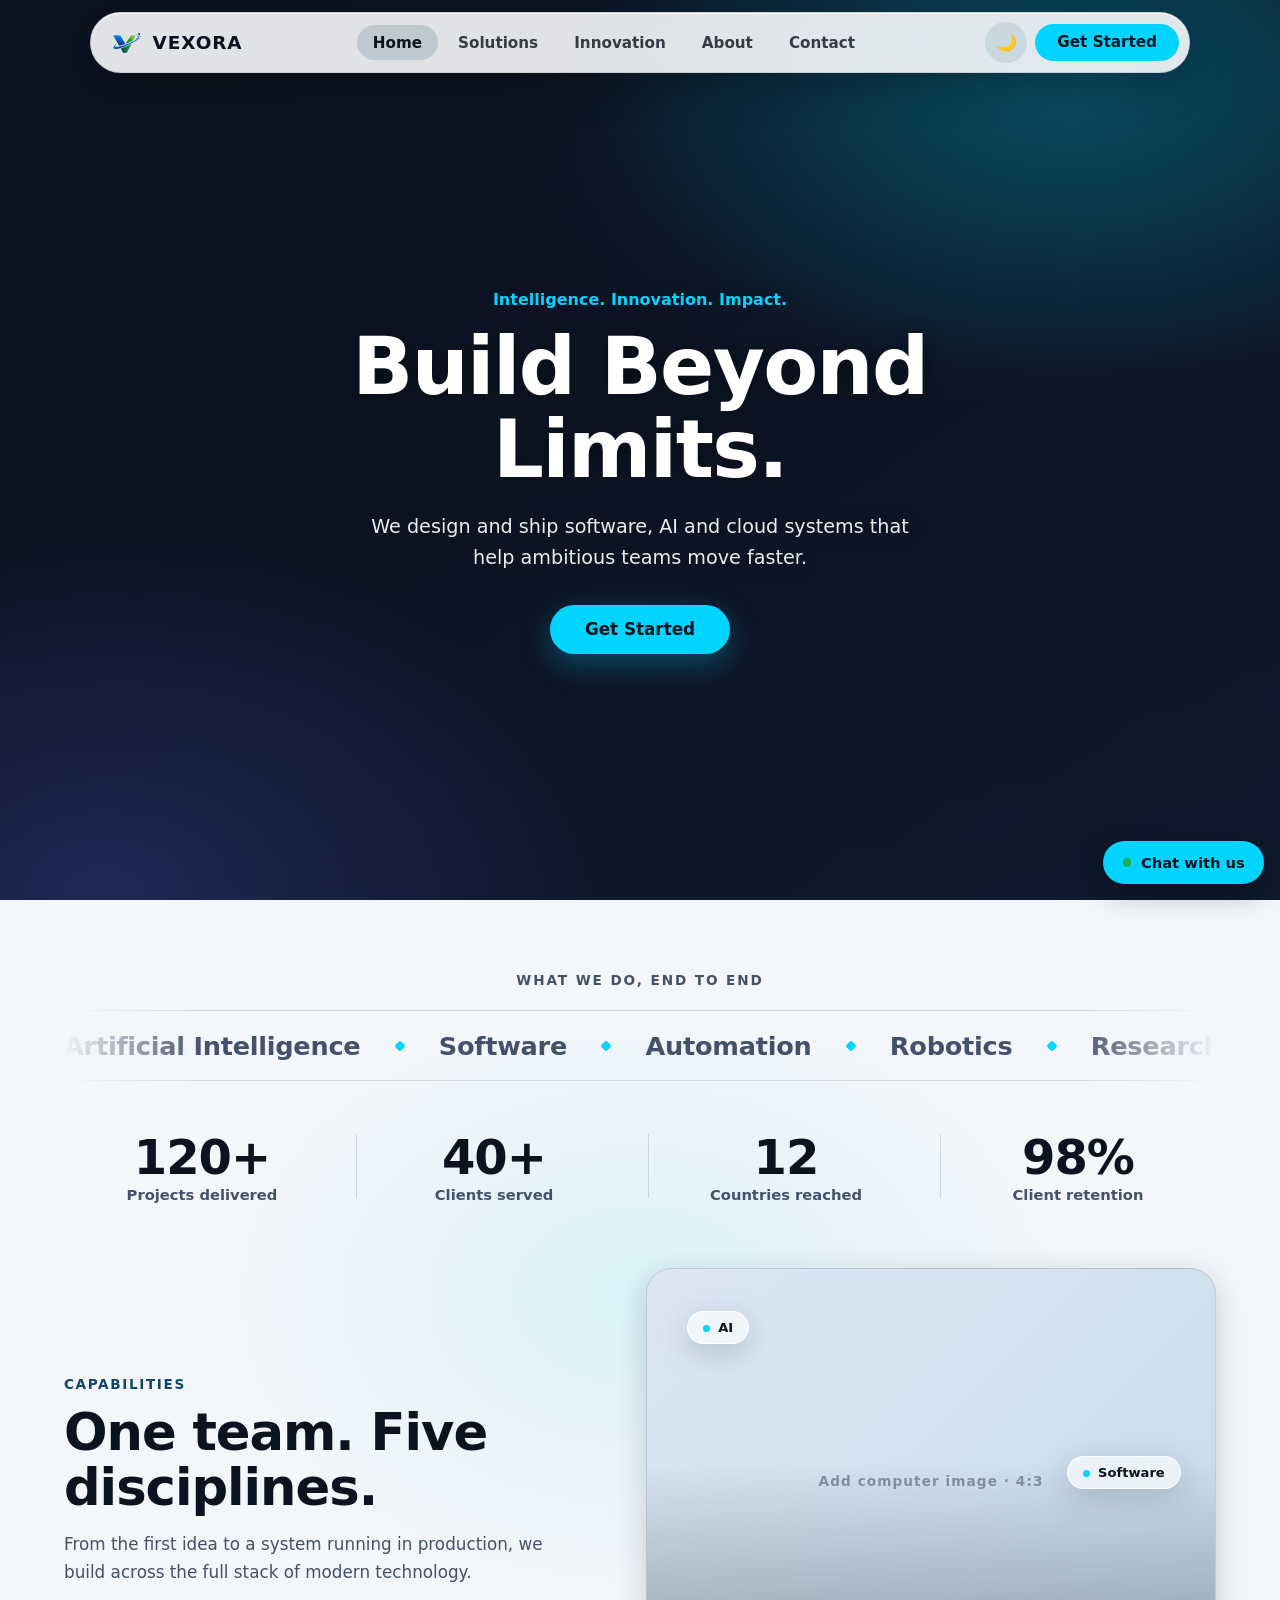
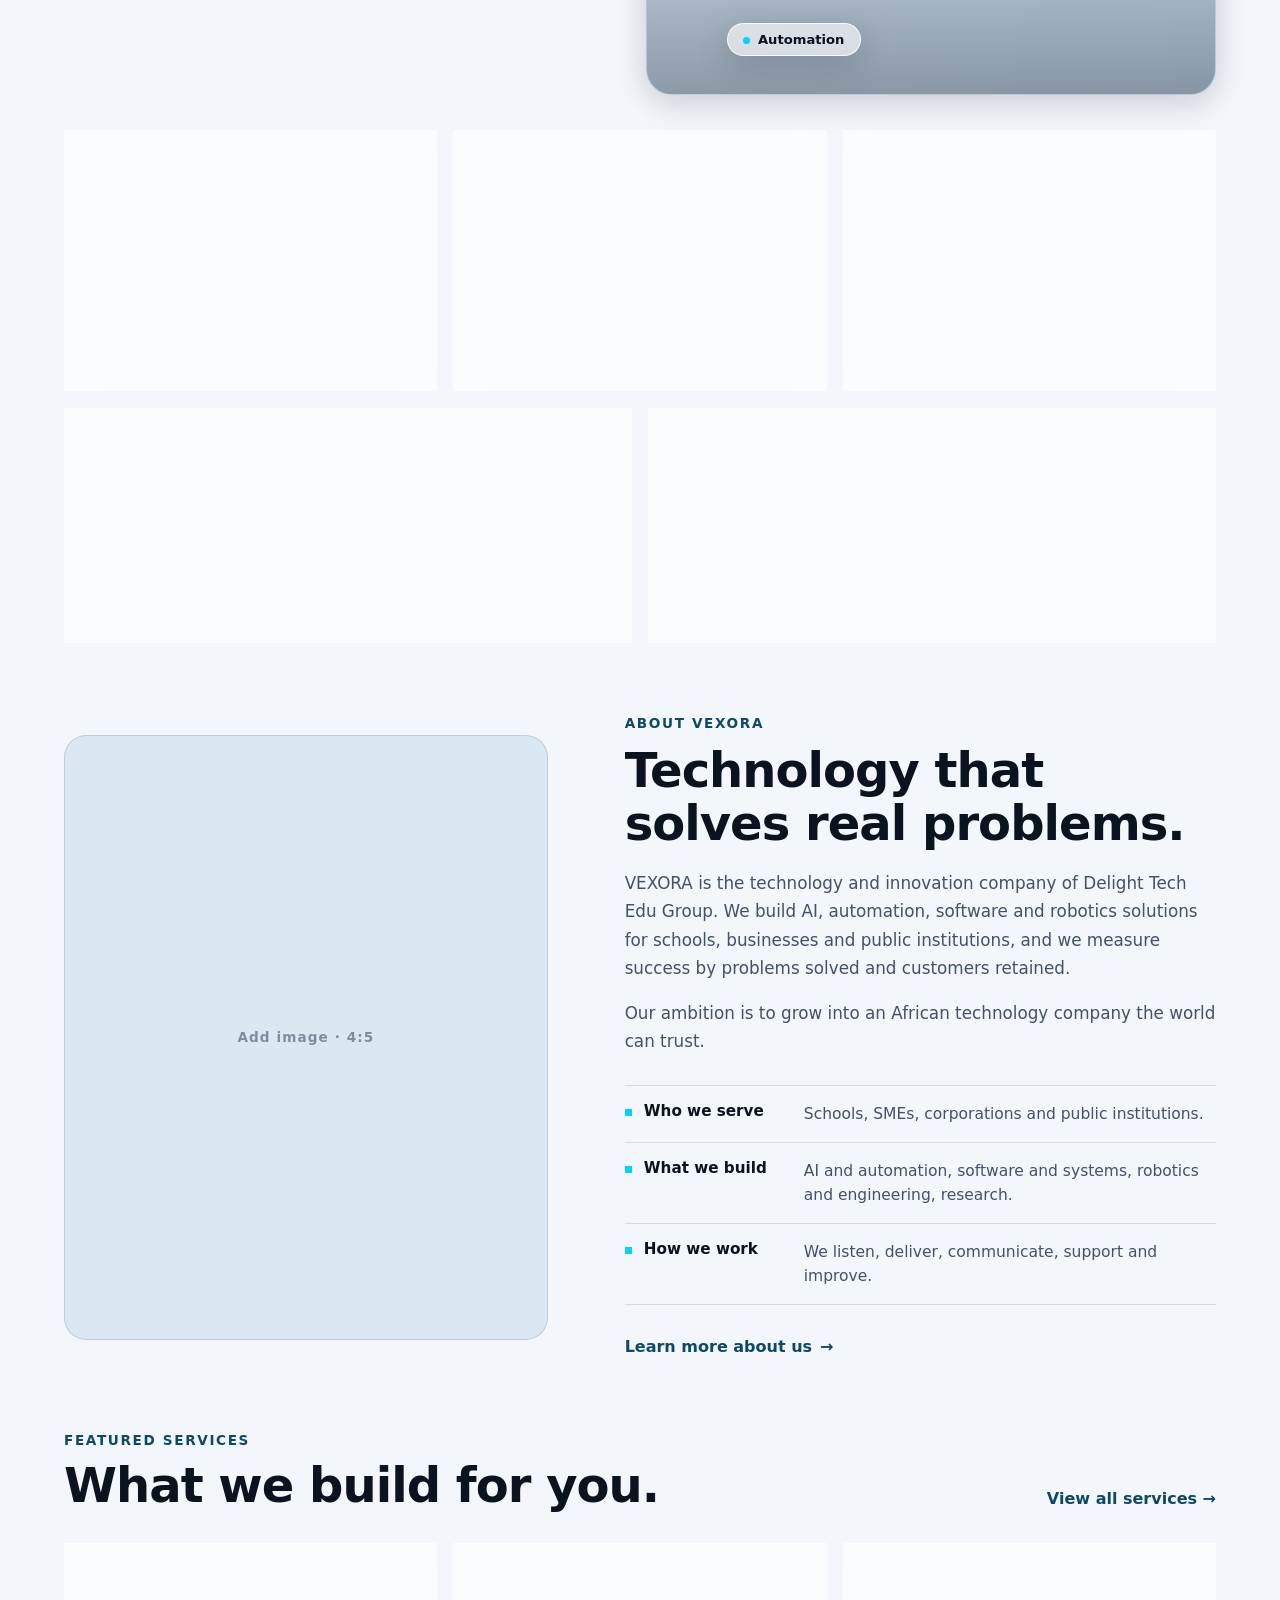
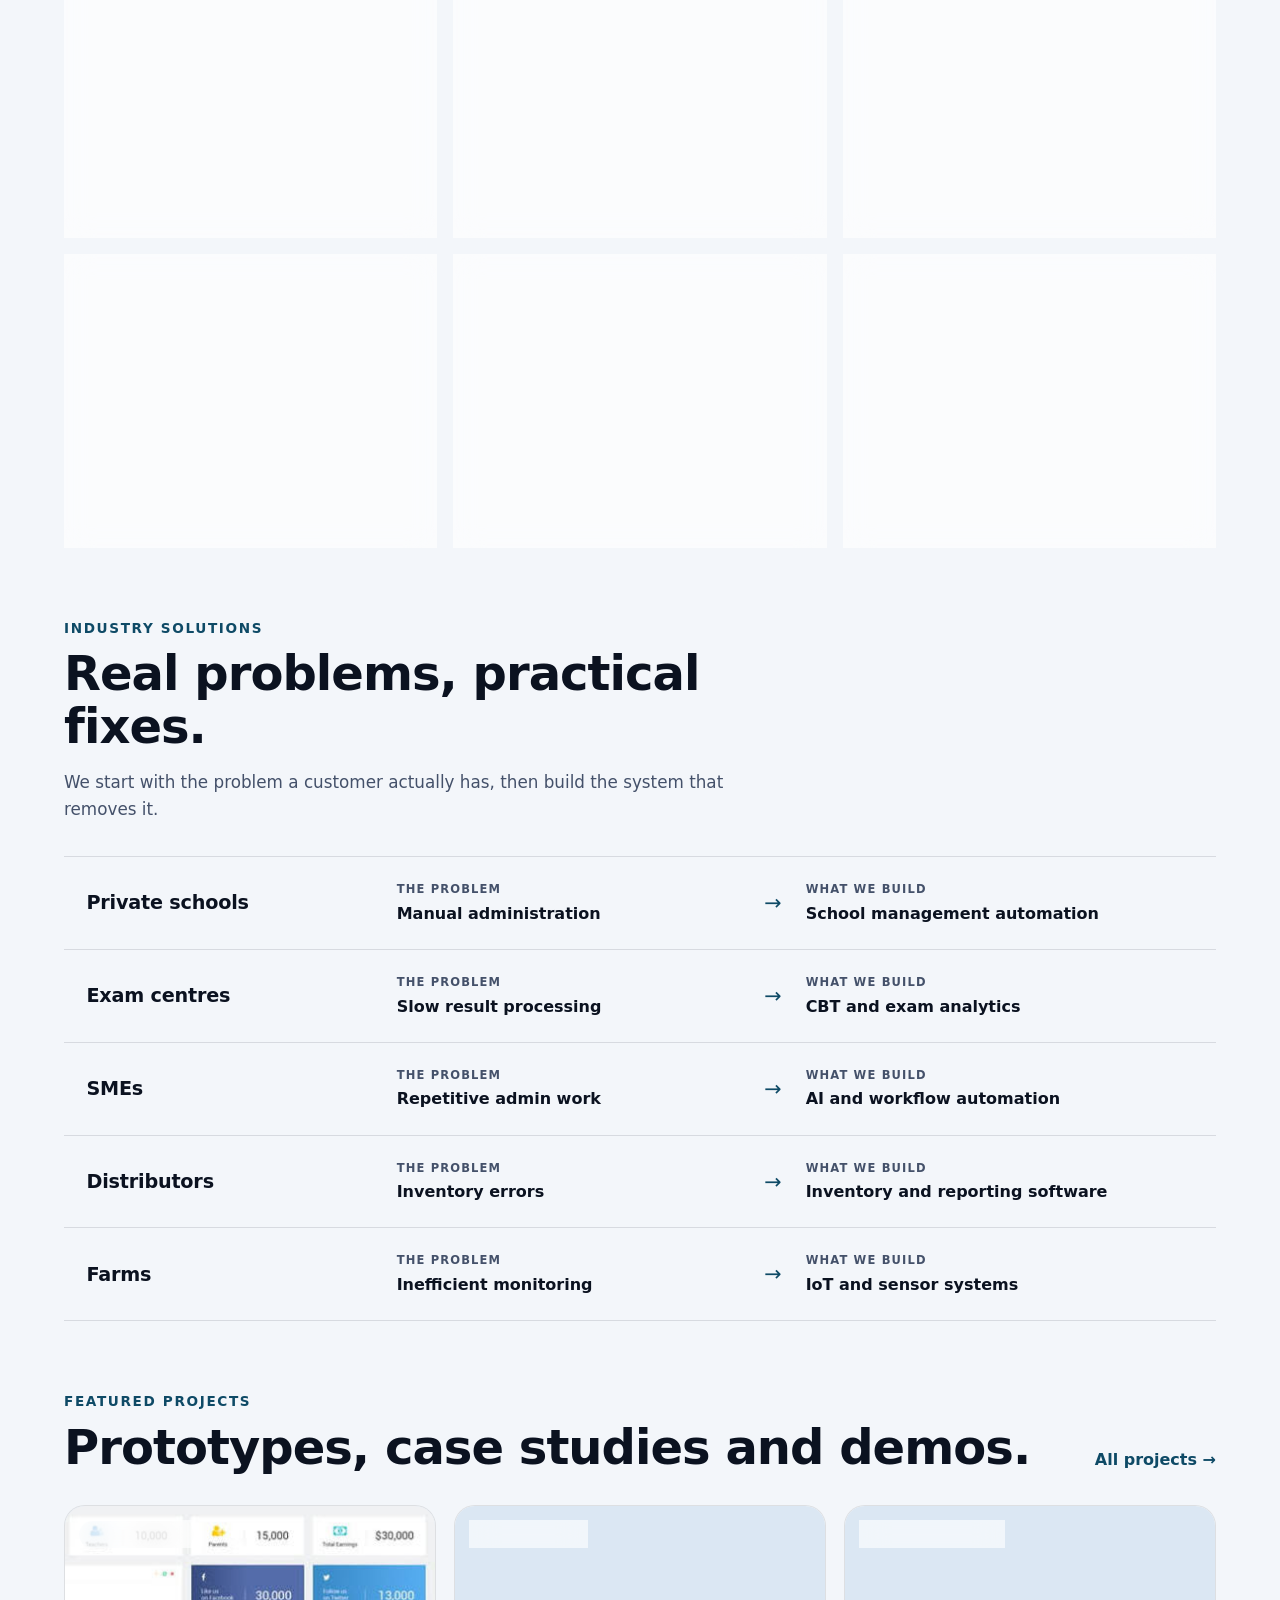
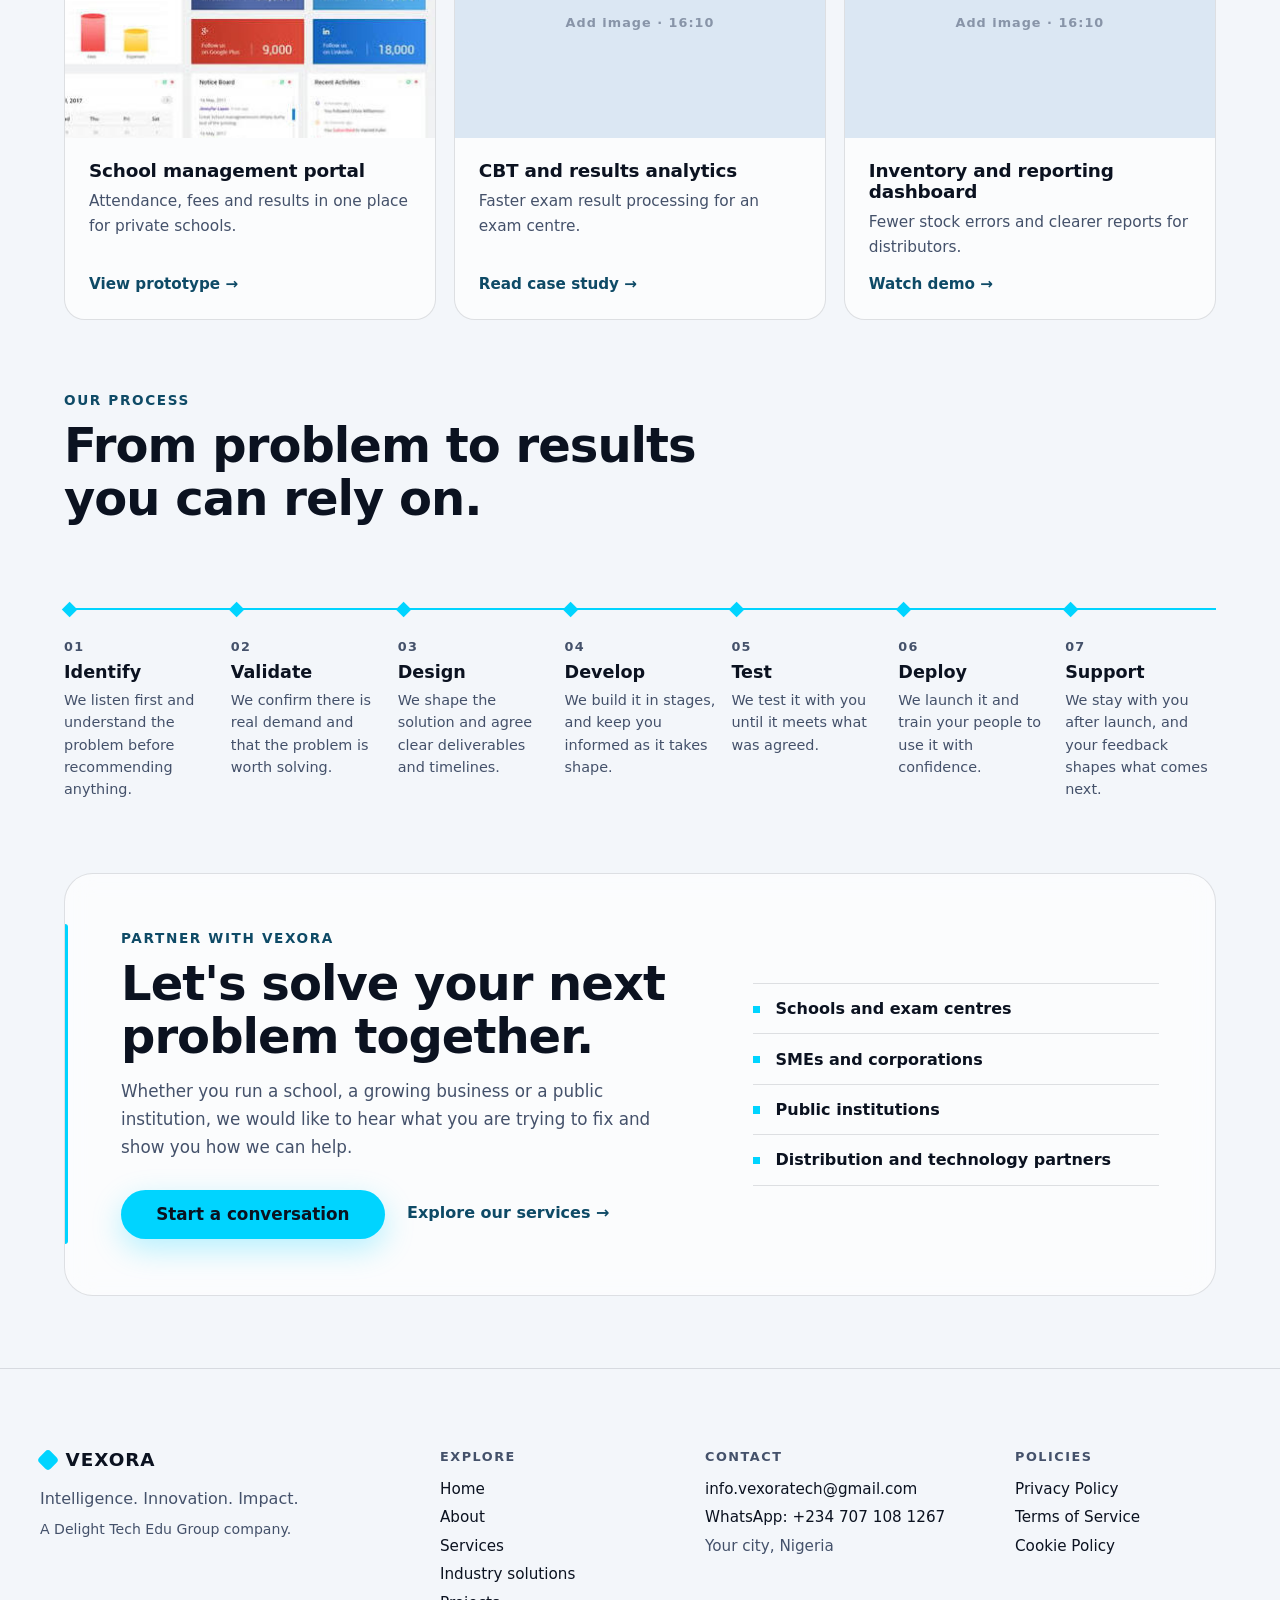
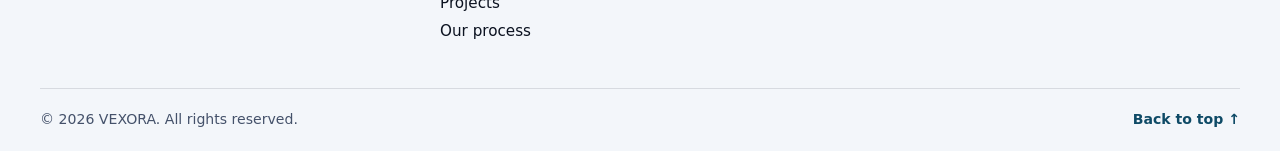
<file: index.html>
<!DOCTYPE html>
<html lang="en">
<head>
  <meta charset="UTF-8">
  <meta name="viewport" content="width=device-width, initial-scale=1.0">
  <title>Vexora Tech</title>
  <link rel="stylesheet" href="style.css">
  <link rel="icon" href="favicon.ico" sizes="any">
<link rel="icon" type="image/png" sizes="32x32" href="favicon-32.png">
<link rel="icon" type="image/png" sizes="192x192" href="favicon-192.png">
<link rel="apple-touch-icon" href="apple-touch-icon.png">
</head>
<body>
  <header>
    <nav class="nav" aria-label="Main">
      <a href="index.html" class="brand">
  <img src="logo-mark.png" alt="" class="brand-logo" width="32" height="32">
  <span>VEXORA</span>
</a>

      <ul class="links" id="menu">
        <li><a href="#home" aria-current="page">Home</a></li>
        <li><a href="services.html">Solutions</a></li>
        <li><a href="projects.html">Innovation</a></li>
        <li><a href="about.html">About</a></li>
        <li><a href="contact.html">Contact</a></li>
      </ul>

      <div class="actions">
        <button id="theme" class="theme-btn" aria-label="Toggle theme">🌙</button>
        <a href="#contact" class="cta">Get Started</a>
        <button id="menuBtn" class="menu-btn" aria-label="Open menu" aria-expanded="false" aria-controls="menu">☰</button>
      </div>
    </nav>

    <div class="hero-copy" id="home">
      <p class="eyebrow">Intelligence. Innovation. Impact.</p>
      <h1>Build Beyond Limits.</h1>
      <p class="lead">We design and ship software, AI and cloud systems that help ambitious teams move faster.</p>
      <a href="#contact" class="cta cta-lg">Get Started</a>
    </div>
  </header>
  <section class="capabilities" id="solutions" aria-labelledby="cap-title">

  <!-- Capabilities strip -->
  <div class="trust">
    <p class="trust-label">What we do, end to end</p>
    <div class="marquee">
      <ul class="marquee-track">
        <li>Artificial Intelligence</li>
        <li>Software</li>
        <li>Automation</li>
        <li>Robotics</li>
        <li>Research</li>
      </ul>
    </div>
  </div>

  <!-- Stats (sample numbers: replace with your real ones) -->
  <div class="stats">
    <div class="stat reveal"><strong data-count="120" data-suffix="+">0</strong><span>Projects delivered</span></div>
    <div class="stat reveal"><strong data-count="40" data-suffix="+">0</strong><span>Clients served</span></div>
    <div class="stat reveal"><strong data-count="12">0</strong><span>Countries reached</span></div>
    <div class="stat reveal"><strong data-count="98" data-suffix="%">0</strong><span>Client retention</span></div>
  </div>

  <!-- Heading + one computer picture -->
  <div class="cap-intro">
    <div class="cap-head reveal">
      <p class="eyebrow">Capabilities</p>
      <h2 id="cap-title">One team. Five disciplines.</h2>
      <p class="cap-sub">From the first idea to a system running in production, we build across the full stack of modern technology.</p>
    </div>

    <figure class="cap-feature reveal">
      <!-- Paste your Unsplash image link in src -->
      <img src="https://images.unsplash.com/photo-1537111261224-6fa49cecda2f?q=80&w=870&auto=format&fit=crop&ixlib=rb-4.1.0&ixid=NHwxMjA3fDA%3D" alt="Computer workstation" loading="lazy" onerror="this.remove()">
      <span class="chip chip-1">AI</span>
      <span class="chip chip-2">Software</span>
      <span class="chip chip-3">Automation</span>
    </figure>
  </div>

  <!-- Cards -->
  <div class="cap-grid">

    <article class="cap-card reveal">
      <div class="cap-body">
        <!-- Icon slot: swap the svg for <img src="icons/ai.svg" alt=""> if you like -->
        <span class="cap-icon"><svg viewBox="0 0 24 24" aria-hidden="true"><path d="M12 3l1.8 4.7L18.5 9.5l-4.7 1.8L12 16l-1.8-4.7L5.5 9.5l4.7-1.8z"/><path d="M19 15l.7 1.8 1.8.7-1.8.7L19 20l-.7-1.8-1.8-.7 1.8-.7z"/></svg></span>
        <span class="cap-num">01</span>
        <h3>Artificial Intelligence</h3>
        <p>Custom models, assistants and data pipelines that turn your information into decisions.</p>
        <a href="#contact" class="cap-link">Explore <span aria-hidden="true">→</span></a>
      </div>
    </article>

    <article class="cap-card reveal">
      <div class="cap-body">
        <span class="cap-icon"><svg viewBox="0 0 24 24" aria-hidden="true"><path d="M8 8l-4 4 4 4M16 8l4 4-4 4M13.5 5l-3 14"/></svg></span>
        <span class="cap-num">02</span>
        <h3>Software Engineering</h3>
        <p>Web, mobile and cloud platforms that are fast, secure and built to scale with you.</p>
        <a href="#contact" class="cap-link">Explore <span aria-hidden="true">→</span></a>
      </div>
    </article>

    <article class="cap-card reveal">
      <div class="cap-body">
        <span class="cap-icon"><svg viewBox="0 0 24 24" aria-hidden="true"><path d="M20 12a8 8 0 0 1-14 5.3M4 12a8 8 0 0 1 14-5.3"/><path d="M18 3v4h-4M6 21v-4h4"/></svg></span>
        <span class="cap-num">03</span>
        <h3>Automation</h3>
        <p>Workflows that remove repetitive work, so your people can focus on what matters.</p>
        <a href="#contact" class="cap-link">Explore <span aria-hidden="true">→</span></a>
      </div>
    </article>

    <article class="cap-card cap-wide reveal">
      <div class="cap-body">
        <span class="cap-icon"><svg viewBox="0 0 24 24" aria-hidden="true"><rect x="5" y="8" width="14" height="11" rx="3"/><path d="M12 8V5M9 13h.01M15 13h.01M9.5 16.5h5"/><circle cx="12" cy="4" r="1"/></svg></span>
        <span class="cap-num">04</span>
        <h3>Robotics</h3>
        <p>Intelligent machines and control systems that bring software into the physical world.</p>
        <a href="#contact" class="cap-link">Explore <span aria-hidden="true">→</span></a>
      </div>
    </article>

    <article class="cap-card cap-wide reveal">
      <div class="cap-body">
        <span class="cap-icon"><svg viewBox="0 0 24 24" aria-hidden="true"><path d="M9 3h6M10 3v6l-5 9a2 2 0 0 0 1.8 3h10.4a2 2 0 0 0 1.8-3l-5-9V3"/><path d="M8 15h8"/></svg></span>
        <span class="cap-num">05</span>
        <h3>Research &amp; Innovation</h3>
        <p>Applied research and rapid prototyping that test bold ideas before they become products.</p>
        <a href="#contact" class="cap-link">Explore <span aria-hidden="true">→</span></a>
      </div>
    </article>

  </div>
</section>

<section class="about" id="about" aria-labelledby="about-title">
  <div class="about-inner">

    <!-- ONE IMAGE SLOT: paste your image link or path in src -->
    <figure class="about-media reveal">
      <img src="https://images.unsplash.com/photo-1677078610072-7f11ebc4d4d7?w=600&auto=format&fit=crop&q=60&ixlib=rb-4.1.0&ixid=NHwxMjA3fDA%3D" alt="The VEXORA team at work" loading="lazy" onerror="this.remove()">
    </figure>

    <div class="about-copy">
      <p class="about-eyebrow reveal">About VEXORA</p>
      <h2 id="about-title" class="reveal" style="--i:1">Technology that solves real problems.</h2>
      <p class="about-text reveal" style="--i:2">
        VEXORA is the technology and innovation company of Delight Tech Edu Group. We build AI, automation,
        software and robotics solutions for schools, businesses and public institutions, and we measure
        success by problems solved and customers retained.
      </p>
      <p class="about-text reveal" style="--i:3">
        Our ambition is to grow into an African technology company the world can trust.
      </p>

      <ul class="about-points">
        <li class="reveal" style="--i:4"><strong>Who we serve</strong><span>Schools, SMEs, corporations and public institutions.</span></li>
        <li class="reveal" style="--i:5"><strong>What we build</strong><span>AI and automation, software and systems, robotics and engineering, research.</span></li>
        <li class="reveal" style="--i:6"><strong>How we work</strong><span>We listen, deliver, communicate, support and improve.</span></li>
      </ul>

      <a href="about.html" class="about-link reveal" style="--i:7">Learn more about us <span aria-hidden="true">→</span></a>
    </div>

  </div>
</section>
<section class="services" id="services" aria-labelledby="svc-title">
  <div class="svc-head">
    <div>
      <p class="svc-eyebrow reveal">Featured services</p>
      <h2 id="svc-title" class="reveal" style="--i:1">What we build for you.</h2>
    </div>
    <a href="services.html" class="svc-all reveal" style="--i:2">View all services <span aria-hidden="true">→</span></a>
  </div>

  <div class="svc-grid">

    <a href="services.html#ai-automation" class="svc-card reveal" style="--i:0">
      <span class="svc-icon"><svg viewBox="0 0 24 24" aria-hidden="true"><path d="M20 12a8 8 0 0 1-14 5.3M4 12a8 8 0 0 1 14-5.3"/><path d="M18 3v4h-4M6 21v-4h4"/></svg></span>
      <h3>AI &amp; Automation</h3>
      <p>AI agents and workflow automation that remove repetitive admin work.</p>
      <span class="svc-for">SMEs · Corporations</span>
      <span class="svc-more">Learn more <span aria-hidden="true">→</span></span>
    </a>

    <a href="services.html#software-systems" class="svc-card reveal" style="--i:1">
      <span class="svc-icon"><svg viewBox="0 0 24 24" aria-hidden="true"><path d="M8 8l-4 4 4 4M16 8l4 4-4 4M13.5 5l-3 14"/></svg></span>
      <h3>Software &amp; Systems</h3>
      <p>Custom software, integrations, and inventory and reporting systems built to grow with you.</p>
      <span class="svc-for">Distributors · Businesses</span>
      <span class="svc-more">Learn more <span aria-hidden="true">→</span></span>
    </a>

    <a href="services.html#schools-cbt" class="svc-card reveal" style="--i:2">
      <span class="svc-icon"><svg viewBox="0 0 24 24" aria-hidden="true"><path d="M4 5.5A1.5 1.5 0 0 1 5.5 4H20v14H5.5A1.5 1.5 0 0 0 4 19.5z"/><path d="M4 19.5A1.5 1.5 0 0 0 5.5 21H20"/></svg></span>
      <h3>School Management &amp; CBT</h3>
      <p>School administration automation, computer-based testing and exam result analytics.</p>
      <span class="svc-for">Schools · Exam centres</span>
      <span class="svc-more">Learn more <span aria-hidden="true">→</span></span>
    </a>

    <a href="services.html#robotics-iot" class="svc-card reveal" style="--i:3">
      <span class="svc-icon"><svg viewBox="0 0 24 24" aria-hidden="true"><rect x="5" y="8" width="14" height="11" rx="3"/><path d="M12 8V5M9 13h.01M15 13h.01M9.5 16.5h5"/><circle cx="12" cy="4" r="1"/></svg></span>
      <h3>Robotics &amp; IoT</h3>
      <p>Robotics, sensors and IoT systems, from smart farm monitoring to engineered machines.</p>
      <span class="svc-for">Farms · Businesses</span>
      <span class="svc-more">Learn more <span aria-hidden="true">→</span></span>
    </a>

    <a href="services.html#business-solutions" class="svc-card reveal" style="--i:4">
      <span class="svc-icon"><svg viewBox="0 0 24 24" aria-hidden="true"><rect x="3" y="7" width="18" height="13" rx="2"/><path d="M9 7V5a1 1 0 0 1 1-1h4a1 1 0 0 1 1 1v2M3 13h18"/></svg></span>
      <h3>Business Solutions</h3>
      <p>Consulting and process improvement, plus school and enterprise systems.</p>
      <span class="svc-for">Schools · Enterprises</span>
      <span class="svc-more">Learn more <span aria-hidden="true">→</span></span>
    </a>

    <a href="services.html#research-innovation" class="svc-card reveal" style="--i:5">
      <span class="svc-icon"><svg viewBox="0 0 24 24" aria-hidden="true"><path d="M9 3h6M10 3v6l-5 9a2 2 0 0 0 1.8 3h10.4a2 2 0 0 0 1.8-3l-5-9V3"/><path d="M8 15h8"/></svg></span>
      <h3>Research &amp; Innovation</h3>
      <p>Product design, prototyping and testing that turn new ideas into working solutions.</p>
      <span class="svc-for">New product ideas</span>
      <span class="svc-more">Learn more <span aria-hidden="true">→</span></span>
    </a>

  </div>
</section>

<!-- ============ INDUSTRY SOLUTIONS ============ -->
<section class="sec industries" id="industries" aria-labelledby="ind-title">
  <div class="sec-head">
    <p class="sec-eyebrow reveal">Industry solutions</p>
    <h2 id="ind-title" class="reveal" style="--i:1">Real problems, practical fixes.</h2>
    <p class="sec-sub reveal" style="--i:2">We start with the problem a customer actually has, then build the system that removes it.</p>
  </div>

  <ul class="ind-list">
    <li class="ind-row reveal" style="--i:0">
      <h3>Private schools</h3>
      <p><small>The problem</small>Manual administration</p>
      <span class="ind-arrow" aria-hidden="true">→</span>
      <p><small>What we build</small>School management automation</p>
    </li>
    <li class="ind-row reveal" style="--i:1">
      <h3>Exam centres</h3>
      <p><small>The problem</small>Slow result processing</p>
      <span class="ind-arrow" aria-hidden="true">→</span>
      <p><small>What we build</small>CBT and exam analytics</p>
    </li>
    <li class="ind-row reveal" style="--i:2">
      <h3>SMEs</h3>
      <p><small>The problem</small>Repetitive admin work</p>
      <span class="ind-arrow" aria-hidden="true">→</span>
      <p><small>What we build</small>AI and workflow automation</p>
    </li>
    <li class="ind-row reveal" style="--i:3">
      <h3>Distributors</h3>
      <p><small>The problem</small>Inventory errors</p>
      <span class="ind-arrow" aria-hidden="true">→</span>
      <p><small>What we build</small>Inventory and reporting software</p>
    </li>
    <li class="ind-row reveal" style="--i:4">
      <h3>Farms</h3>
      <p><small>The problem</small>Inefficient monitoring</p>
      <span class="ind-arrow" aria-hidden="true">→</span>
      <p><small>What we build</small>IoT and sensor systems</p>
    </li>
  </ul>
</section>

<!-- ============ FEATURED PROJECTS ============ -->
<section class="sec projects" id="projects" aria-labelledby="prj-title">
  <div class="sec-head sec-head-row">
    <div>
      <p class="sec-eyebrow reveal">Featured projects</p>
      <h2 id="prj-title" class="reveal" style="--i:1">Prototypes, case studies and demos.</h2>
    </div>
    <a href="projects.html" class="sec-link reveal" style="--i:2">All projects <span aria-hidden="true">→</span></a>
  </div>

  <div class="prj-grid">

    <!-- Replace the title, text, image and link with your real project -->
    <a href="projects.html#project-1" class="prj-card reveal" style="--i:0">
      <figure class="prj-media">
        <img src="[data-uri]" alt="" loading="lazy" onerror="this.remove()">
        <span class="prj-tag">Prototype</span>
      </figure>
      <div class="prj-body">
        <h3>School management portal</h3>
        <p>Attendance, fees and results in one place for private schools.</p>
        <span class="prj-more">View prototype <span aria-hidden="true">→</span></span>
      </div>
    </a>

    <a href="projects.html#project-2" class="prj-card reveal" style="--i:1">
      <figure class="prj-media">
        <img src="https://plus.unsplash.com/premium_photo-1682124192684-4d2e54febce0?q=80&w=1170&auto=format&fit=crop&ixlib=rb-4.1.0&ixid=NHwxMjA3fDA%3D" alt="" loading="lazy" onerror="this.remove()">
        <span class="prj-tag">Case study</span>
      </figure>
      <div class="prj-body">
        <h3>CBT and results analytics</h3>
        <p>Faster exam result processing for an exam centre.</p>
        <span class="prj-more">Read case study <span aria-hidden="true">→</span></span>
      </div>
    </a>

    <a href="projects.html#project-3" class="prj-card reveal" style="--i:2">
      <figure class="prj-media">
        <img src="https://images.unsplash.com/photo-1587401048173-456fe247f0ae?q=80&w=2070&auto=format&fit=crop&ixlib=rb-4.1.0&ixid=NHwxMjA3fDA%3D" alt="" loading="lazy" onerror="this.remove()">
        <span class="prj-tag">Product demo</span>
      </figure>
      <div class="prj-body">
        <h3>Inventory and reporting dashboard</h3>
        <p>Fewer stock errors and clearer reports for distributors.</p>
        <span class="prj-more">Watch demo <span aria-hidden="true">→</span></span>
      </div>
    </a>

  </div>
</section>

<!-- ============ OUR PROCESS ============ -->
<section class="sec process" id="process" aria-labelledby="proc-title">
  <div class="sec-head">
    <p class="sec-eyebrow reveal">Our process</p>
    <h2 id="proc-title" class="reveal" style="--i:1">From problem to results you can rely on.</h2>
    <p class="sec-sub reveal" style="--i:2">A clear, repeatable path, so you always know what happens next.</p>
  </div>

  <ol class="proc-list reveal">
    <li class="reveal" style="--i:1"><span class="proc-num">01</span><h3>Identify</h3><p>We listen first and understand the problem before recommending anything.</p></li>
    <li class="reveal" style="--i:2"><span class="proc-num">02</span><h3>Validate</h3><p>We confirm there is real demand and that the problem is worth solving.</p></li>
    <li class="reveal" style="--i:3"><span class="proc-num">03</span><h3>Design</h3><p>We shape the solution and agree clear deliverables and timelines.</p></li>
    <li class="reveal" style="--i:4"><span class="proc-num">04</span><h3>Develop</h3><p>We build it in stages, and keep you informed as it takes shape.</p></li>
    <li class="reveal" style="--i:5"><span class="proc-num">05</span><h3>Test</h3><p>We test it with you until it meets what was agreed.</p></li>
    <li class="reveal" style="--i:6"><span class="proc-num">06</span><h3>Deploy</h3><p>We launch it and train your people to use it with confidence.</p></li>
    <li class="reveal" style="--i:7"><span class="proc-num">07</span><h3>Support</h3><p>We stay with you after launch, and your feedback shapes what comes next.</p></li>
  </ol>
</section>

<!-- ============ PARTNERSHIP CTA ============ -->
<section class="sec cta-sec" id="contact" aria-labelledby="cta-title">
  <div class="cta-panel reveal">
    <div class="cta-copy">
      <p class="sec-eyebrow">Partner with VEXORA</p>
      <h2 id="cta-title">Let's solve your next problem together.</h2>
      <p class="sec-sub">Whether you run a school, a growing business or a public institution, we would like to hear what you are trying to fix and show you how we can help.</p>

      <div class="cta-actions">
        <a href="contact.html" class="cta cta-lg">Start a conversation</a>
        <a href="services.html" class="cta-text">Explore our services <span aria-hidden="true">→</span></a>
      </div>
    </div>

    <ul class="cta-who" aria-label="Who we partner with">
      <li>Schools and exam centres</li>
      <li>SMEs and corporations</li>
      <li>Public institutions</li>
      <li>Distribution and technology partners</li>
    </ul>
  </div>
</section>

<!-- ============ FOOTER ============ -->
<footer class="site-footer">
  <div class="foot-top">

    <div class="foot-brand">
      <a href="#home" class="brand"><span class="brand-mark"></span><span>VEXORA</span></a>
      <p>Intelligence. Innovation. Impact.</p>
      <p class="foot-small">A Delight Tech Edu Group company.</p>
    </div>

    <nav class="foot-col" aria-label="Footer navigation">
      <h3>Explore</h3>
      <ul>
        <li><a href="#home">Home</a></li>
        <li><a href="about.html">About</a></li>
        <li><a href="services.html">Services</a></li>
        <li><a href="#industries">Industry solutions</a></li>
        <li><a href="projects.html">Projects</a></li>
        <li><a href="#process">Our process</a></li>
      </ul>
    </nav>

    <div class="foot-col">
      <h3>Contact</h3>
      <ul>
        <!-- Replace these with your real details -->
        <li><a href="mailto:info.vexoratech@gmail.com">info.vexoratech@gmail.com</a></li>
        <li><a href="https://wa.me/2347071081267?text=Hi%20VEXORA%2C%20I%20found%20you%20on%20your%20website%20and%20I%20would%20like%20to%20talk%20about%20a%20project.%20Can%20we%20chat%3F" target="_blank" rel="noopener">WhatsApp: +234 707 108 1267</a></li>
        <li>Your city, Nigeria</li>
      </ul>
    </div>

    <div class="foot-col">
      <h3>Policies</h3>
      <ul>
        <li><a href="privacy.html">Privacy Policy</a></li>
        <li><a href="terms.html">Terms of Service</a></li>
        <li><a href="cookies.html">Cookie Policy</a></li>
      </ul>
    </div>

  </div>

  <div class="foot-bottom">
    <p>© <span id="year">2026</span> VEXORA. All rights reserved.</p>
    <a href="#home" class="to-top">Back to top <span aria-hidden="true">↑</span></a>
  </div>
</footer>

<a href="https://wa.me/2347071081267?text=Hi%20VEXORA%2C%20I%20found%20you%20on%20your%20website%20and%20I%20would%20like%20to%20talk%20about%20a%20project.%20Can%20we%20chat%3F"
   class="wa-float" target="_blank" rel="noopener" aria-label="Chat with VEXORA on WhatsApp">
  <span class="wa-dot" aria-hidden="true"></span> Chat with us
</a>

  <script src="script.js"></script>
</body>
</html>
</file>
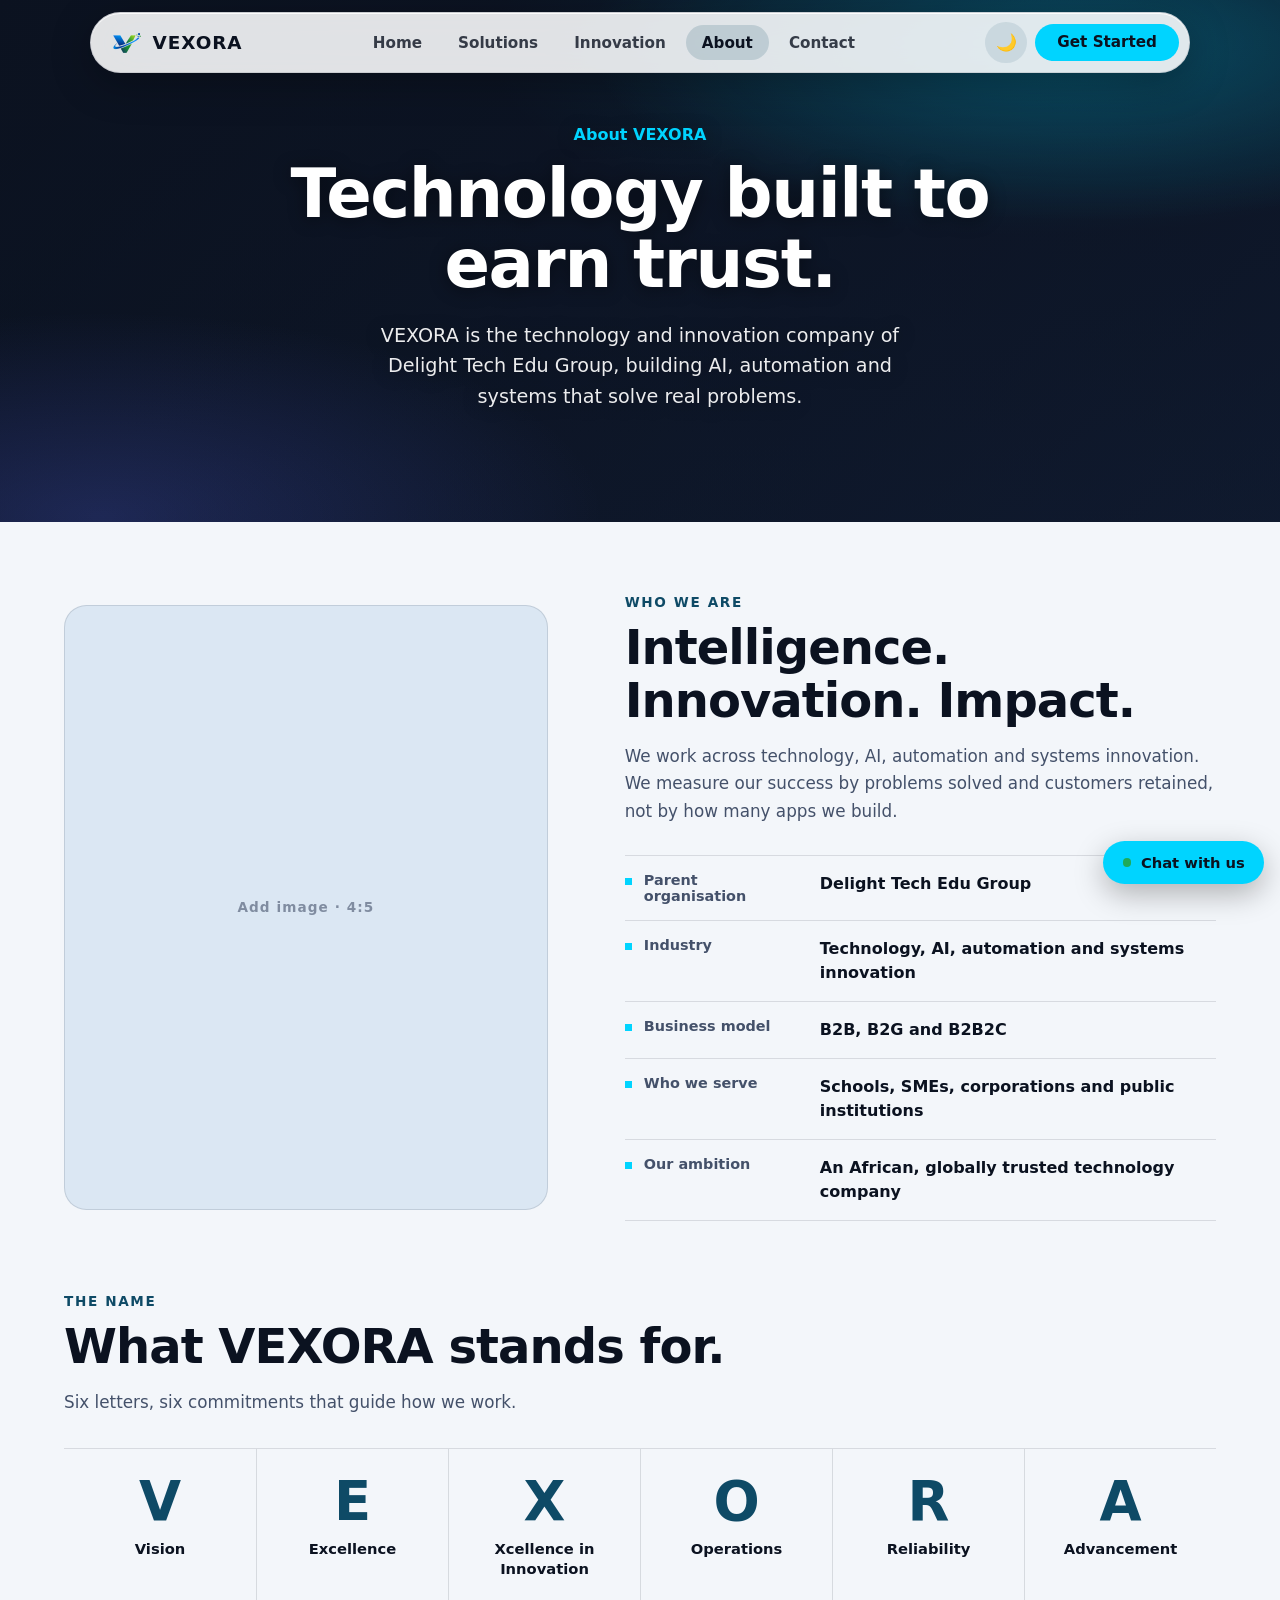
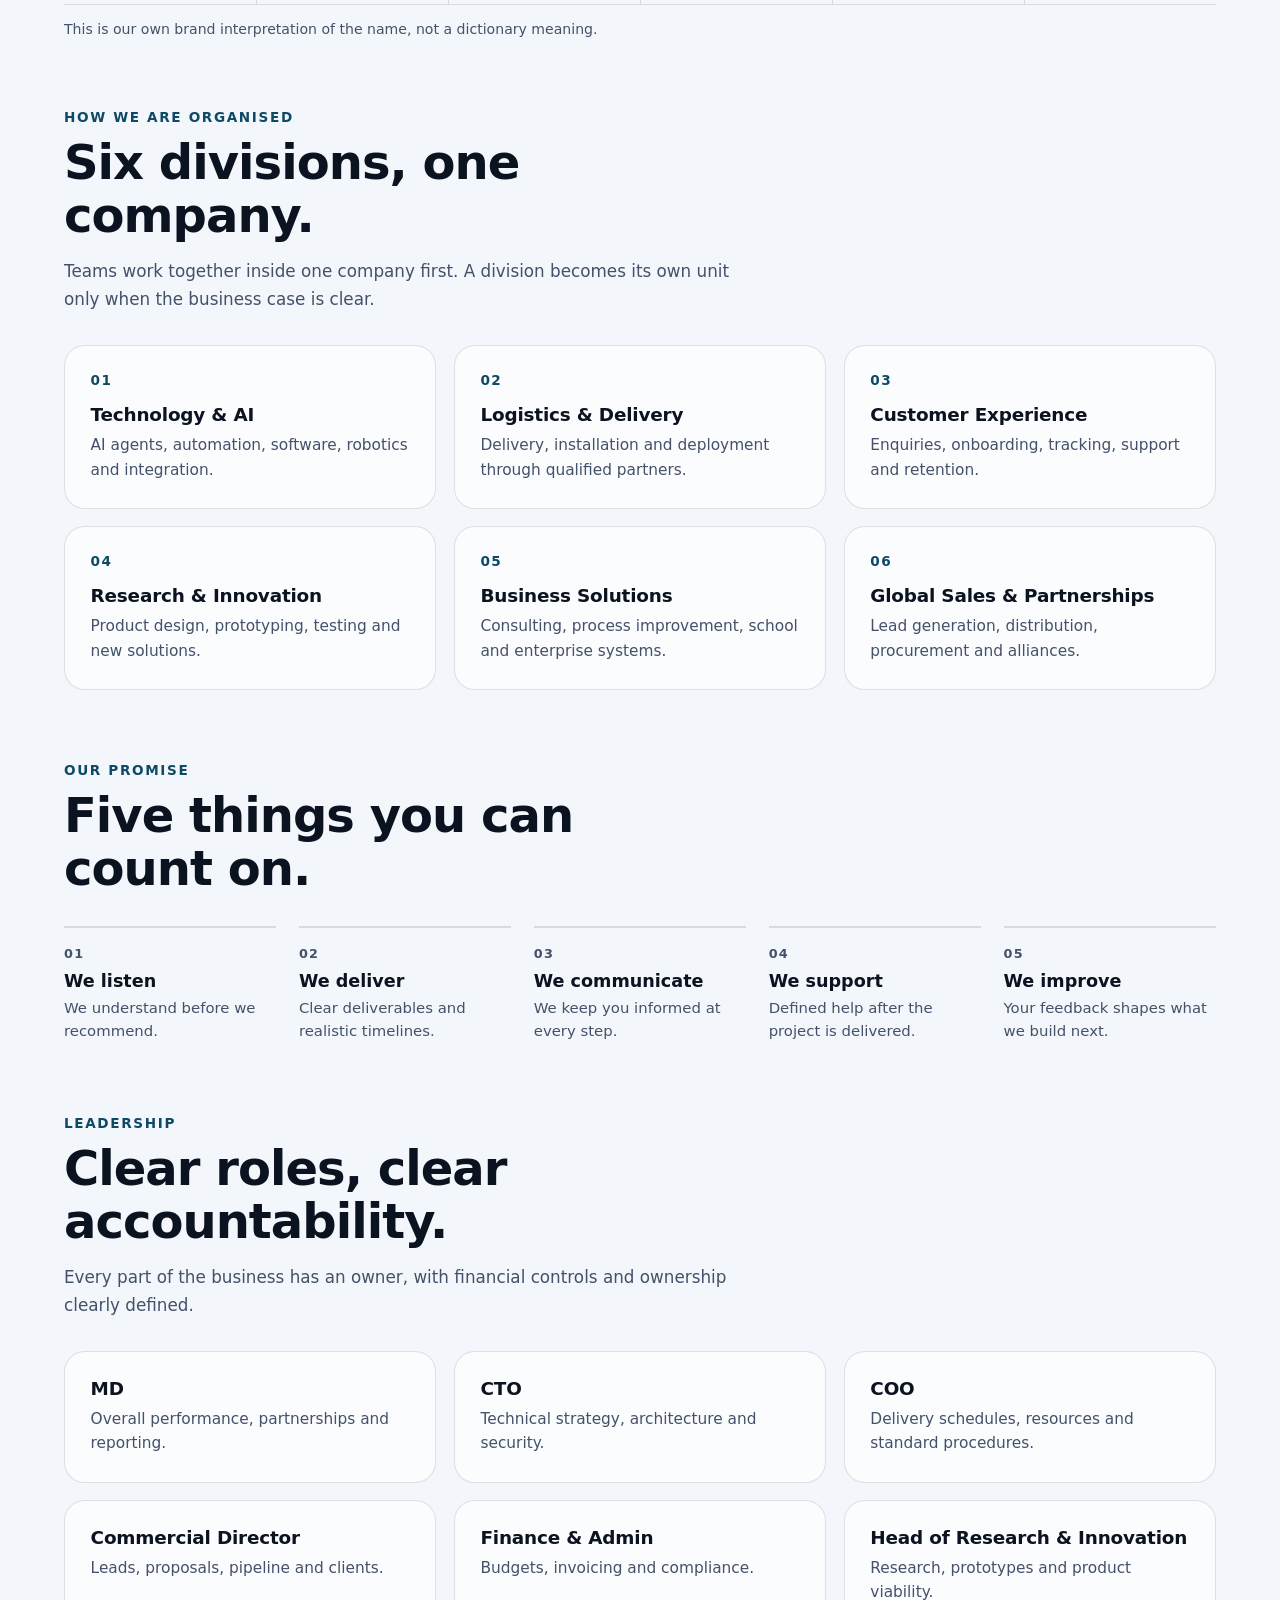
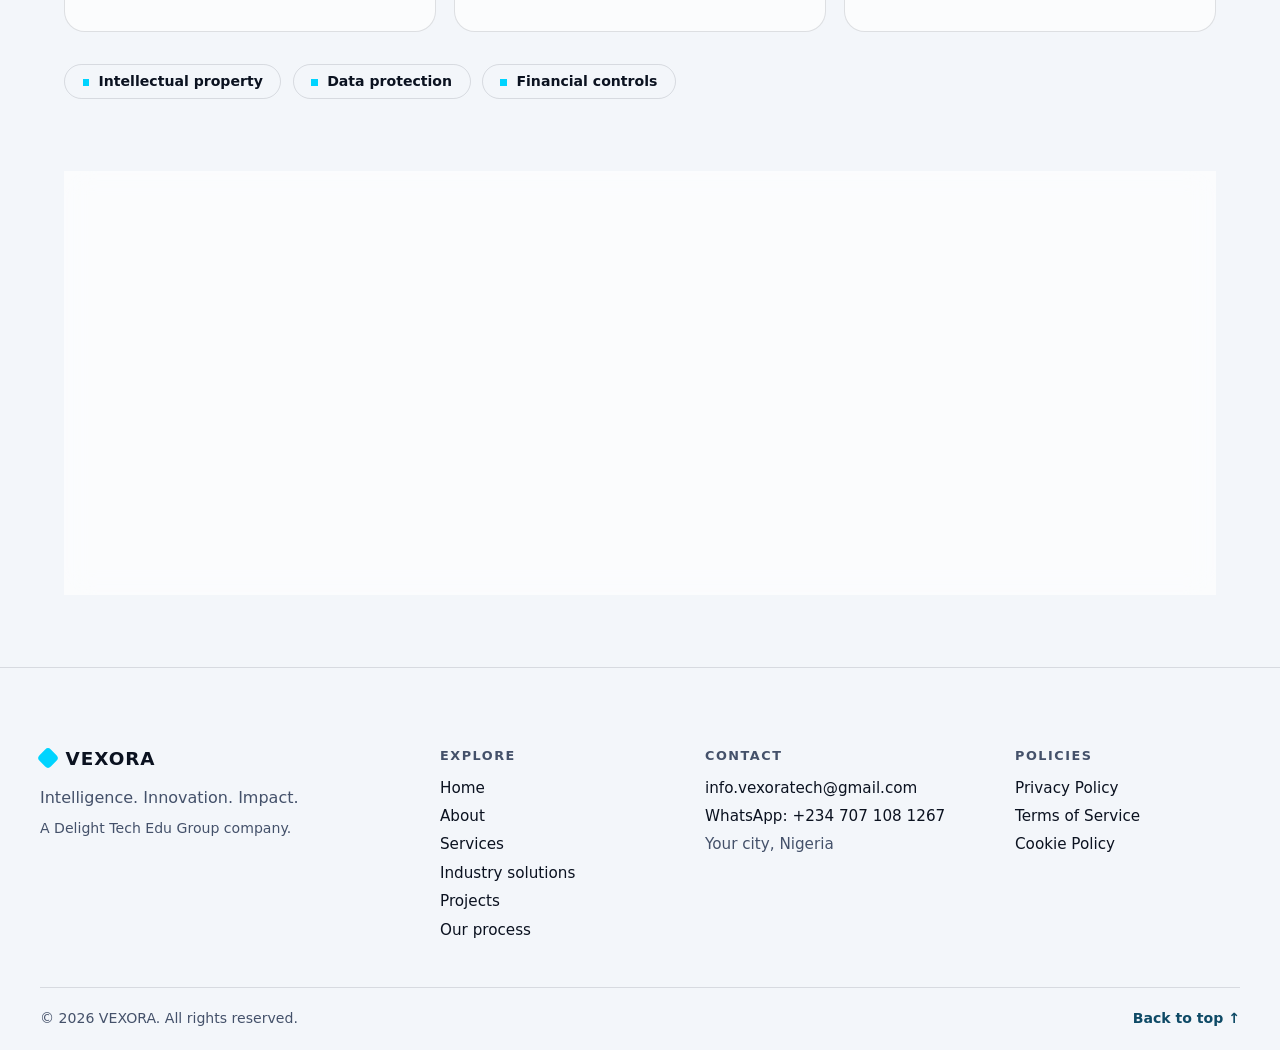
<file: about.html>
<!DOCTYPE html>
<html lang="en">
<head>
  <meta charset="UTF-8">
  <meta name="viewport" content="width=device-width, initial-scale=1.0, viewport-fit=cover">
  <title>About | VEXORA</title>
  <link rel="stylesheet" href="style.css">
  <link rel="stylesheet" href="about.css">
  <link rel="icon" href="favicon.ico" sizes="any">
<link rel="icon" type="image/png" sizes="32x32" href="favicon-32.png">
<link rel="icon" type="image/png" sizes="192x192" href="favicon-192.png">
<link rel="apple-touch-icon" href="apple-touch-icon.png">
</head>
<body>

<!-- ============ HEADER ============ -->
<header class="page-hero">
  <nav class="nav" aria-label="Main">
     <a href="index.html" class="brand">
  <img src="logo-mark.png" alt="" class="brand-logo" width="32" height="32">
  <span>VEXORA</span>
</a>

    <ul class="links" id="menu">
      <li><a href="index.html">Home</a></li>
      <li><a href="services.html">Solutions</a></li>
      <li><a href="projects.html">Innovation</a></li>
      <li><a href="about.html" aria-current="page">About</a></li>
      <li><a href="contact.html">Contact</a></li>
    </ul>

    <div class="actions">
      <button id="theme" class="theme-btn" aria-label="Toggle theme">🌙</button>
      <a href="index.html#contact" class="cta">Get Started</a>
      <button id="menuBtn" class="menu-btn" aria-label="Open menu" aria-expanded="false" aria-controls="menu">☰</button>
    </div>
  </nav>

  <div class="hero-copy">
    <p class="eyebrow">About VEXORA</p>
    <h1>Technology built to earn trust.</h1>
    <p class="lead">VEXORA is the technology and innovation company of Delight Tech Edu Group, building AI, automation and systems that solve real problems.</p>
  </div>
</header>

<main>

  <!-- ============ WHO WE ARE ============ -->
  <section class="sec" aria-labelledby="who-title">
    <div class="pg-split">

      <!-- ONE IMAGE SLOT: put your image at images/about.jpg (4:5) -->
      <figure class="pg-media reveal">
        <img src="https://images.unsplash.com/photo-1629904853716-f0bc54eea481?q=80&w=1170&auto=format&fit=crop&ixlib=rb-4.1.0&ixid=NHwxMjA3fDA%3D" alt="The VEXORA team" loading="lazy" onerror="this.remove()">
      </figure>

      <div>
        <p class="sec-eyebrow reveal">Who we are</p>
        <h2 id="who-title" class="reveal" style="--i:1">Intelligence. Innovation. Impact.</h2>
        <p class="sec-sub reveal" style="--i:2">We work across technology, AI, automation and systems innovation. We measure our success by problems solved and customers retained, not by how many apps we build.</p>

        <dl class="facts">
          <div class="reveal" style="--i:3"><dt>Parent organisation</dt><dd>Delight Tech Edu Group</dd></div>
          <div class="reveal" style="--i:4"><dt>Industry</dt><dd>Technology, AI, automation and systems innovation</dd></div>
          <div class="reveal" style="--i:5"><dt>Business model</dt><dd>B2B, B2G and B2B2C</dd></div>
          <div class="reveal" style="--i:6"><dt>Who we serve</dt><dd>Schools, SMEs, corporations and public institutions</dd></div>
          <div class="reveal" style="--i:7"><dt>Our ambition</dt><dd>An African, globally trusted technology company</dd></div>
        </dl>
      </div>

    </div>
  </section>

  <!-- ============ WHAT THE NAME MEANS ============ -->
  <section class="sec" aria-labelledby="name-title">
    <div class="sec-head">
      <p class="sec-eyebrow reveal">The name</p>
      <h2 id="name-title" class="reveal" style="--i:1">What VEXORA stands for.</h2>
      <p class="sec-sub reveal" style="--i:2">Six letters, six commitments that guide how we work.</p>
    </div>

    <ul class="letters">
      <li class="reveal" style="--i:0"><span>V</span><strong>Vision</strong></li>
      <li class="reveal" style="--i:1"><span>E</span><strong>Excellence</strong></li>
      <li class="reveal" style="--i:2"><span>X</span><strong>Xcellence in Innovation</strong></li>
      <li class="reveal" style="--i:3"><span>O</span><strong>Operations</strong></li>
      <li class="reveal" style="--i:4"><span>R</span><strong>Reliability</strong></li>
      <li class="reveal" style="--i:5"><span>A</span><strong>Advancement</strong></li>
    </ul>
    <p class="note reveal">This is our own brand interpretation of the name, not a dictionary meaning.</p>
  </section>

  <!-- ============ SIX DIVISIONS ============ -->
  <section class="sec" aria-labelledby="div-title">
    <div class="sec-head">
      <p class="sec-eyebrow reveal">How we are organised</p>
      <h2 id="div-title" class="reveal" style="--i:1">Six divisions, one company.</h2>
      <p class="sec-sub reveal" style="--i:2">Teams work together inside one company first. A division becomes its own unit only when the business case is clear.</p>
    </div>

    <div class="box-grid">
      <article class="box reveal" style="--i:0"><span class="box-num">01</span><h3>Technology &amp; AI</h3><p>AI agents, automation, software, robotics and integration.</p></article>
      <article class="box reveal" style="--i:1"><span class="box-num">02</span><h3>Logistics &amp; Delivery</h3><p>Delivery, installation and deployment through qualified partners.</p></article>
      <article class="box reveal" style="--i:2"><span class="box-num">03</span><h3>Customer Experience</h3><p>Enquiries, onboarding, tracking, support and retention.</p></article>
      <article class="box reveal" style="--i:3"><span class="box-num">04</span><h3>Research &amp; Innovation</h3><p>Product design, prototyping, testing and new solutions.</p></article>
      <article class="box reveal" style="--i:4"><span class="box-num">05</span><h3>Business Solutions</h3><p>Consulting, process improvement, school and enterprise systems.</p></article>
      <article class="box reveal" style="--i:5"><span class="box-num">06</span><h3>Global Sales &amp; Partnerships</h3><p>Lead generation, distribution, procurement and alliances.</p></article>
    </div>
  </section>

  <!-- ============ CUSTOMER PROMISES ============ -->
  <section class="sec" aria-labelledby="prom-title">
    <div class="sec-head">
      <p class="sec-eyebrow reveal">Our promise</p>
      <h2 id="prom-title" class="reveal" style="--i:1">Five things you can count on.</h2>
    </div>

    <ol class="promises">
      <li class="reveal" style="--i:0"><h3>We listen</h3><p>We understand before we recommend.</p></li>
      <li class="reveal" style="--i:1"><h3>We deliver</h3><p>Clear deliverables and realistic timelines.</p></li>
      <li class="reveal" style="--i:2"><h3>We communicate</h3><p>We keep you informed at every step.</p></li>
      <li class="reveal" style="--i:3"><h3>We support</h3><p>Defined help after the project is delivered.</p></li>
      <li class="reveal" style="--i:4"><h3>We improve</h3><p>Your feedback shapes what we build next.</p></li>
    </ol>
  </section>

  <!-- ============ LEADERSHIP ============ -->
  <section class="sec" aria-labelledby="lead-title">
    <div class="sec-head">
      <p class="sec-eyebrow reveal">Leadership</p>
      <h2 id="lead-title" class="reveal" style="--i:1">Clear roles, clear accountability.</h2>
      <p class="sec-sub reveal" style="--i:2">Every part of the business has an owner, with financial controls and ownership clearly defined.</p>
    </div>

    <div class="box-grid">
      <!-- To add a person: put their name under the role, and a photo in .role-photo -->
      <article class="box reveal" style="--i:0"><h3>MD</h3><p>Overall performance, partnerships and reporting.</p></article>
      <article class="box reveal" style="--i:1"><h3>CTO</h3><p>Technical strategy, architecture and security.</p></article>
      <article class="box reveal" style="--i:2"><h3>COO</h3><p>Delivery schedules, resources and standard procedures.</p></article>
      <article class="box reveal" style="--i:3"><h3>Commercial Director</h3><p>Leads, proposals, pipeline and clients.</p></article>
      <article class="box reveal" style="--i:4"><h3>Finance &amp; Admin</h3><p>Budgets, invoicing and compliance.</p></article>
      <article class="box reveal" style="--i:5"><h3>Head of Research &amp; Innovation</h3><p>Research, prototypes and product viability.</p></article>
    </div>

    <ul class="gov reveal" aria-label="Governance commitments">
      <li>Intellectual property</li>
      <li>Data protection</li>
      <li>Financial controls</li>
    </ul>
  </section>

  <!-- ============ PARTNERSHIP CTA ============ -->
  <section class="sec cta-sec" id="contact" aria-labelledby="cta-title">
  <div class="cta-panel reveal">
    <div class="cta-copy">
      <p class="sec-eyebrow">Partner with VEXORA</p>
      <h2 id="cta-title">Let's solve your next problem together.</h2>
      <p class="sec-sub">Whether you run a school, a growing business or a public institution, we would like to hear what you are trying to fix and show you how we can help.</p>

      <div class="cta-actions">
        <a href="contact.html" class="cta cta-lg">Start a conversation</a>
        <a href="services.html" class="cta-text">Explore our services <span aria-hidden="true">→</span></a>
      </div>
    </div>

    <ul class="cta-who" aria-label="Who we partner with">
      <li>Schools and exam centres</li>
      <li>SMEs and corporations</li>
      <li>Public institutions</li>
      <li>Distribution and technology partners</li>
    </ul>
  </div>
</section>

</main>



     <footer class="site-footer">
  <div class="foot-top">

    <div class="foot-brand">
      <a href="#home" class="brand"><span class="brand-mark"></span><span>VEXORA</span></a>
      <p>Intelligence. Innovation. Impact.</p>
      <p class="foot-small">A Delight Tech Edu Group company.</p>
    </div>

    <nav class="foot-col" aria-label="Footer navigation">
      <h3>Explore</h3>
      <ul>
        <li><a href="index.html">Home</a></li>
        <li><a href="about.html">About</a></li>
        <li><a href="services.html">Services</a></li>
        <li><a href="index.html#industries">Industry solutions</a></li>
        <li><a href="projects.html">Projects</a></li>
        <li><a href="index.html#process">Our process</a></li>
      </ul>
    </nav>

    <div class="foot-col">
      <h3>Contact</h3>
      <ul>
        <!-- Replace these with your real details -->
        <li><a href="mailto:info.vexoratech@gmail.com">info.vexoratech@gmail.com</a></li>
        <li><a href="https://wa.me/2347071081267?text=Hi%20VEXORA%2C%20I%20found%20you%20on%20your%20website%20and%20I%20would%20like%20to%20talk%20about%20a%20project.%20Can%20we%20chat%3F" target="_blank" rel="noopener">WhatsApp: +234 707 108 1267</a></li>
        <li>Your city, Nigeria</li>
      </ul>
    </div>

    <div class="foot-col">
      <h3>Policies</h3>
      <ul>
        <li><a href="privacy.html">Privacy Policy</a></li>
        <li><a href="terms.html">Terms of Service</a></li>
        <li><a href="cookies.html">Cookie Policy</a></li>
      </ul>
    </div>

  </div>

  <div class="foot-bottom">
    <p>© <span id="year">2026</span> VEXORA. All rights reserved.</p>
    <a href="#home" class="to-top">Back to top <span aria-hidden="true">↑</span></a>
  </div>
</footer>

<a href="https://wa.me/2347071081267?text=Hi%20VEXORA%2C%20I%20found%20you%20on%20your%20website%20and%20I%20would%20like%20to%20talk%20about%20a%20project.%20Can%20we%20chat%3F"
   class="wa-float" target="_blank" rel="noopener" aria-label="Chat with VEXORA on WhatsApp">
  <span class="wa-dot" aria-hidden="true"></span> Chat with us
</a>

<script src="script.js"></script>
</body>
</html>
</file>
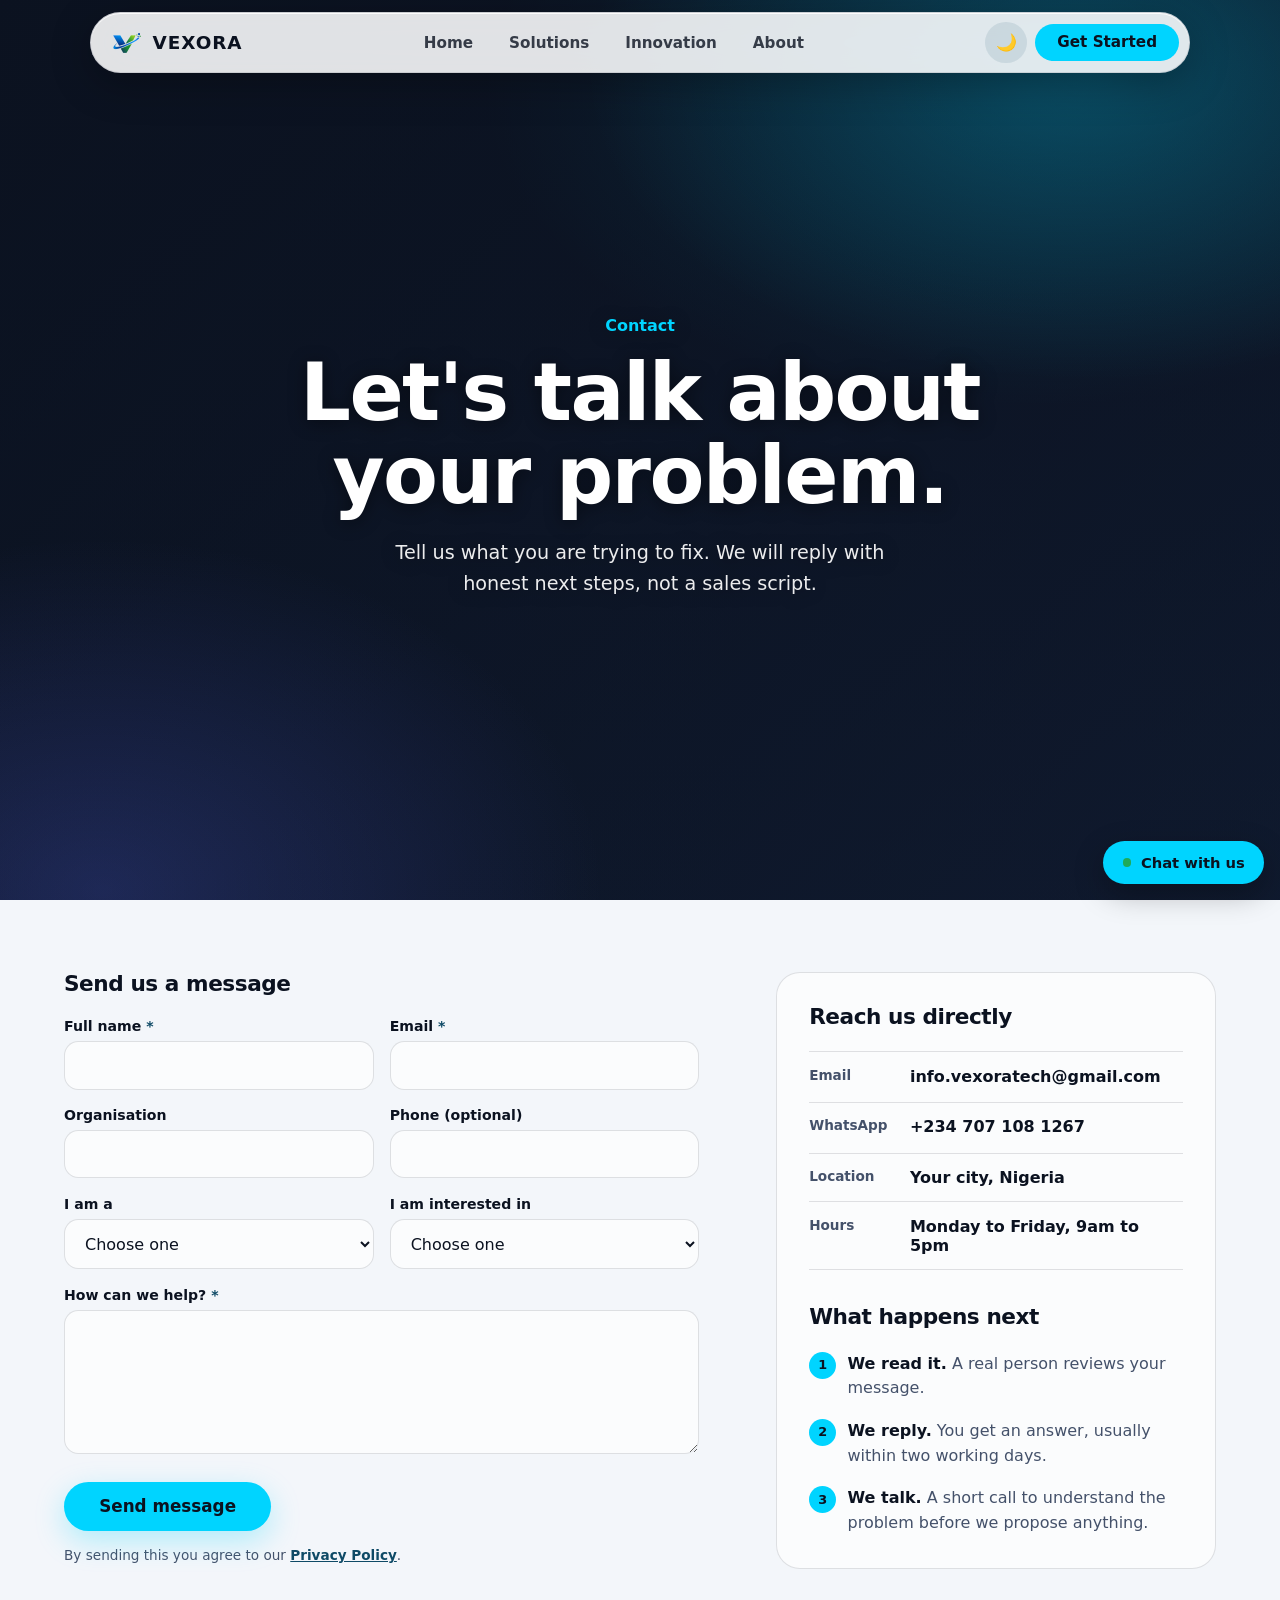
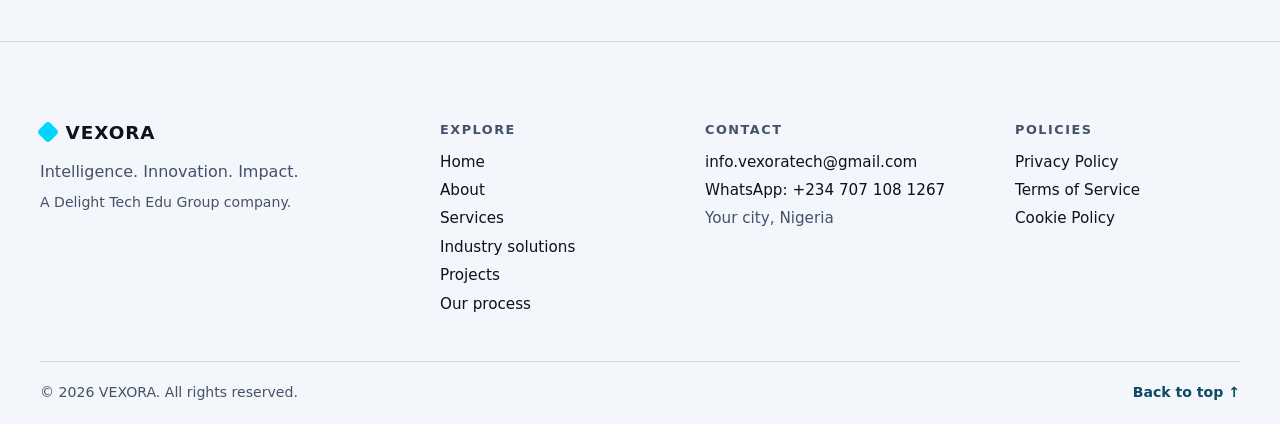
<file: contact.html>
<!DOCTYPE html>
<html lang="en">
<head>
  <meta charset="UTF-8">
  <meta name="viewport" content="width=device-width, initial-scale=1.0, viewport-fit=cover">
  <title>Contact | VEXORA</title>
  <link rel="stylesheet" href="style.css">
  <link rel="stylesheet" href= "contact.css">
  <link rel="icon" href="favicon.ico" sizes="any">
<link rel="icon" type="image/png" sizes="32x32" href="favicon-32.png">
<link rel="icon" type="image/png" sizes="192x192" href="favicon-192.png">
<link rel="apple-touch-icon" href="apple-touch-icon.png">
</head>
<body>

<!-- ============ HEADER ============ -->
<header class="page-hero">
  <nav class="nav" aria-label="Main">
    <a href="index.html" class="brand">
  <img src="logo-mark.png" alt="" class="brand-logo" width="32" height="32">
  <span>VEXORA</span>
</a>

    <ul class="links" id="menu">
      <li><a href="index.html">Home</a></li>
      <li><a href="services.html">Solutions</a></li>
      <li><a href="projects.html">Innovation</a></li>
      <li><a href="about.html">About</a></li>
    </ul>

    <div class="actions">
      <button id="theme" class="theme-btn" aria-label="Toggle theme">🌙</button>
      <a href="contact.html" class="cta" aria-current="page">Get Started</a>
      <button id="menuBtn" class="menu-btn" aria-label="Open menu" aria-expanded="false" aria-controls="menu">☰</button>
    </div>
  </nav>

  <div class="hero-copy">
    <p class="eyebrow">Contact</p>
    <h1>Let's talk about your problem.</h1>
    <p class="lead">Tell us what you are trying to fix. We will reply with honest next steps, not a sales script.</p>
  </div>
</header>

<main>
  <section class="sec" aria-labelledby="form-title">
    <div class="contact-grid">

      <!-- ===== FORM ===== -->
      <div class="reveal">
        <h2 id="form-title" class="contact-h">Send us a message</h2>

        <form id="contact-form" action="https://formspree.io/f/mgaawblk" method="POST" novalidate>

          <div class="field-row">
            <div class="field">
              <label for="name">Full name <span aria-hidden="true">*</span></label>
              <input id="name" name="name" type="text" autocomplete="name" required>
              <p class="err" id="name-err" role="alert"></p>
            </div>
            <div class="field">
              <label for="email">Email <span aria-hidden="true">*</span></label>
              <input id="email" name="email" type="email" autocomplete="email" required>
              <p class="err" id="email-err" role="alert"></p>
            </div>
          </div>

          <div class="field-row">
            <div class="field">
              <label for="org">Organisation</label>
              <input id="org" name="organisation" type="text" autocomplete="organization">
            </div>
            <div class="field">
              <label for="phone">Phone (optional)</label>
              <input id="phone" name="phone" type="tel" autocomplete="tel">
            </div>
          </div>

          <div class="field-row">
            <div class="field">
              <label for="who">I am a</label>
              <select id="who" name="who">
                <option value="">Choose one</option>
                <option>School or exam centre</option>
                <option>SME</option>
                <option>Corporation</option>
                <option>Public institution</option>
                <option>Distributor or partner</option>
                <option>Other</option>
              </select>
            </div>
            <div class="field">
              <label for="interest">I am interested in</label>
              <select id="interest" name="interest">
                <option value="">Choose one</option>
                <option>AI &amp; Automation</option>
                <option>Software &amp; Systems</option>
                <option>School Management &amp; CBT</option>
                <option>Robotics &amp; IoT</option>
                <option>Business Solutions</option>
                <option>Research &amp; Innovation</option>
                <option>A partnership</option>
              </select>
            </div>
          </div>

          <div class="field">
            <label for="message">How can we help? <span aria-hidden="true">*</span></label>
            <textarea id="message" name="message" rows="6" required></textarea>
            <p class="err" id="message-err" role="alert"></p>
          </div>

          <!-- Spam trap: real people never see or fill this -->
          <p class="trap" aria-hidden="true">
            <label>Leave this empty <input type="text" name="_gotcha" tabindex="-1" autocomplete="off"></label>
          </p>

          <input type="hidden" name="_subject" value="New enquiry from the VEXORA website">

          <button type="submit" class="cta cta-lg" id="send">Send message</button>
          <p class="form-note">By sending this you agree to our <a href="privacy.html">Privacy Policy</a>.</p>

          <p class="status" id="status" role="status" aria-live="polite" hidden></p>
        </form>
      </div>

      <!-- ===== SIDE INFO ===== -->
      <aside class="contact-side reveal" style="--i:2" aria-label="Contact details">
        <h2 class="contact-h">Reach us directly</h2>
        <ul class="contact-list">
          <!-- Replace with your real details -->
          <li><span>Email</span><a href="mailto:info.vexoratech@gmail.com">info.vexoratech@gmail.com</a></li>
          <li><span>WhatsApp</span><a href="https://wa.me/2347071081267?text=Hi%20VEXORA%2C%20I%20found%20you%20on%20your%20website%20and%20I%20would%20like%20to%20talk%20about%20a%20project.%20Can%20we%20chat%3F" target="_blank" rel="noopener">+234 707 108 1267</a></li>
          <li><span>Location</span>Your city, Nigeria</li>
          <li><span>Hours</span>Monday to Friday, 9am to 5pm</li>
        </ul>

        <h2 class="contact-h next-h">What happens next</h2>
        <ol class="next-list">
          <li><strong>We read it.</strong> A real person reviews your message.</li>
          <li><strong>We reply.</strong> You get an answer, usually within two working days.</li>
          <li><strong>We talk.</strong> A short call to understand the problem before we propose anything.</li>
        </ol>
      </aside>

    </div>
  </section>
</main>

<!-- ============ FOOTER ============ -->

 <footer class="site-footer">
  <div class="foot-top">

    <div class="foot-brand">
      <a href="#home" class="brand"><span class="brand-mark"></span><span>VEXORA</span></a>
      <p>Intelligence. Innovation. Impact.</p>
      <p class="foot-small">A Delight Tech Edu Group company.</p>
    </div>

    <nav class="foot-col" aria-label="Footer navigation">
      <h3>Explore</h3>
      <ul>
        <li><a href="index.html">Home</a></li>
        <li><a href="about.html">About</a></li>
        <li><a href="services.html">Services</a></li>
        <li><a href="index.html#industries">Industry solutions</a></li>
        <li><a href="projects.html">Projects</a></li>
        <li><a href="index.html#process">Our process</a></li>
      </ul>
    </nav>

    <div class="foot-col">
      <h3>Contact</h3>
      <ul>
        <!-- Replace these with your real details -->
        <li><a href="info.vexoratech@gmail.com">info.vexoratech@gmail.com</a></li>
        <li><a href="https://wa.me/2347071081267?text=Hi%20VEXORA%2C%20I%20found%20you%20on%20your%20website%20and%20I%20would%20like%20to%20talk%20about%20a%20project.%20Can%20we%20chat%3F" target="_blank" rel="noopener">WhatsApp: +234 707 108 1267</a></li>
        <li>Your city, Nigeria</li>
      </ul>
    </div>

    <div class="foot-col">
      <h3>Policies</h3>
      <ul>
        <li><a href="privacy.html">Privacy Policy</a></li>
        <li><a href="terms.html">Terms of Service</a></li>
        <li><a href="cookies.html">Cookie Policy</a></li>
      </ul>
    </div>

  </div>

  <div class="foot-bottom">
    <p>© <span id="year">2026</span> VEXORA. All rights reserved.</p>
    <a href="#home" class="to-top">Back to top <span aria-hidden="true">↑</span></a>
  </div>
</footer>


<a href="https://wa.me/2347071081267?text=Hi%20VEXORA%2C%20I%20found%20you%20on%20your%20website%20and%20I%20would%20like%20to%20talk%20about%20a%20project.%20Can%20we%20chat%3F"
   class="wa-float" target="_blank" rel="noopener" aria-label="Chat with VEXORA on WhatsApp">
  <span class="wa-dot" aria-hidden="true"></span> Chat with us
</a>

<script src="script.js"></script>
<script>
/* Contact form -> Formspree (no page reload) */
(() => {
  const form = document.getElementById('contact-form');
  const status = document.getElementById('status');
  const btn = document.getElementById('send');
  const rules = {
    name:    v => v.trim().length >= 2 ? '' : 'Please enter your name.',
    email:   v => /^[^\s@]+@[^\s@]+\.[^\s@]+$/.test(v.trim()) ? '' : 'Please enter a valid email address.',
    message: v => v.trim().length >= 10 ? '' : 'Please tell us a little more (at least 10 characters).'
  };

  function check(id) {
    const field = form.elements[id];
    const msg = rules[id](field.value);
    document.getElementById(id + '-err').textContent = msg;
    field.setAttribute('aria-invalid', msg ? 'true' : 'false');
    return !msg;
  }
  Object.keys(rules).forEach(id => form.elements[id].addEventListener('blur', () => check(id)));

  function show(text, kind) {
    status.hidden = false;
    status.className = 'status ' + kind;
    status.textContent = text;
  }

  form.addEventListener('submit', async e => {
    e.preventDefault();
    const ok = Object.keys(rules).map(check).every(Boolean);
    if (!ok) { form.querySelector('[aria-invalid="true"]').focus(); return; }

    btn.disabled = true; btn.textContent = 'Sending…'; status.hidden = true;
    try {
      const res = await fetch(form.action, {
        method: 'POST',
        body: new FormData(form),
        headers: { Accept: 'application/json' }
      });
      if (res.ok) {
        form.reset();
        show('Thank you. Your message has been sent and we will reply soon.', 'ok');
      } else {
        const data = await res.json().catch(() => ({}));
        show((data.errors && data.errors.map(x => x.message).join(', ')) || 'Something went wrong. Please try again or email us directly.', 'bad');
      }
    } catch (err) {
      show('We could not send your message. Check your connection and try again, or email us directly.', 'bad');
    } finally {
      btn.disabled = false; btn.textContent = 'Send message';
    }
  });
})();
</script>
</body>
</html>
</file>
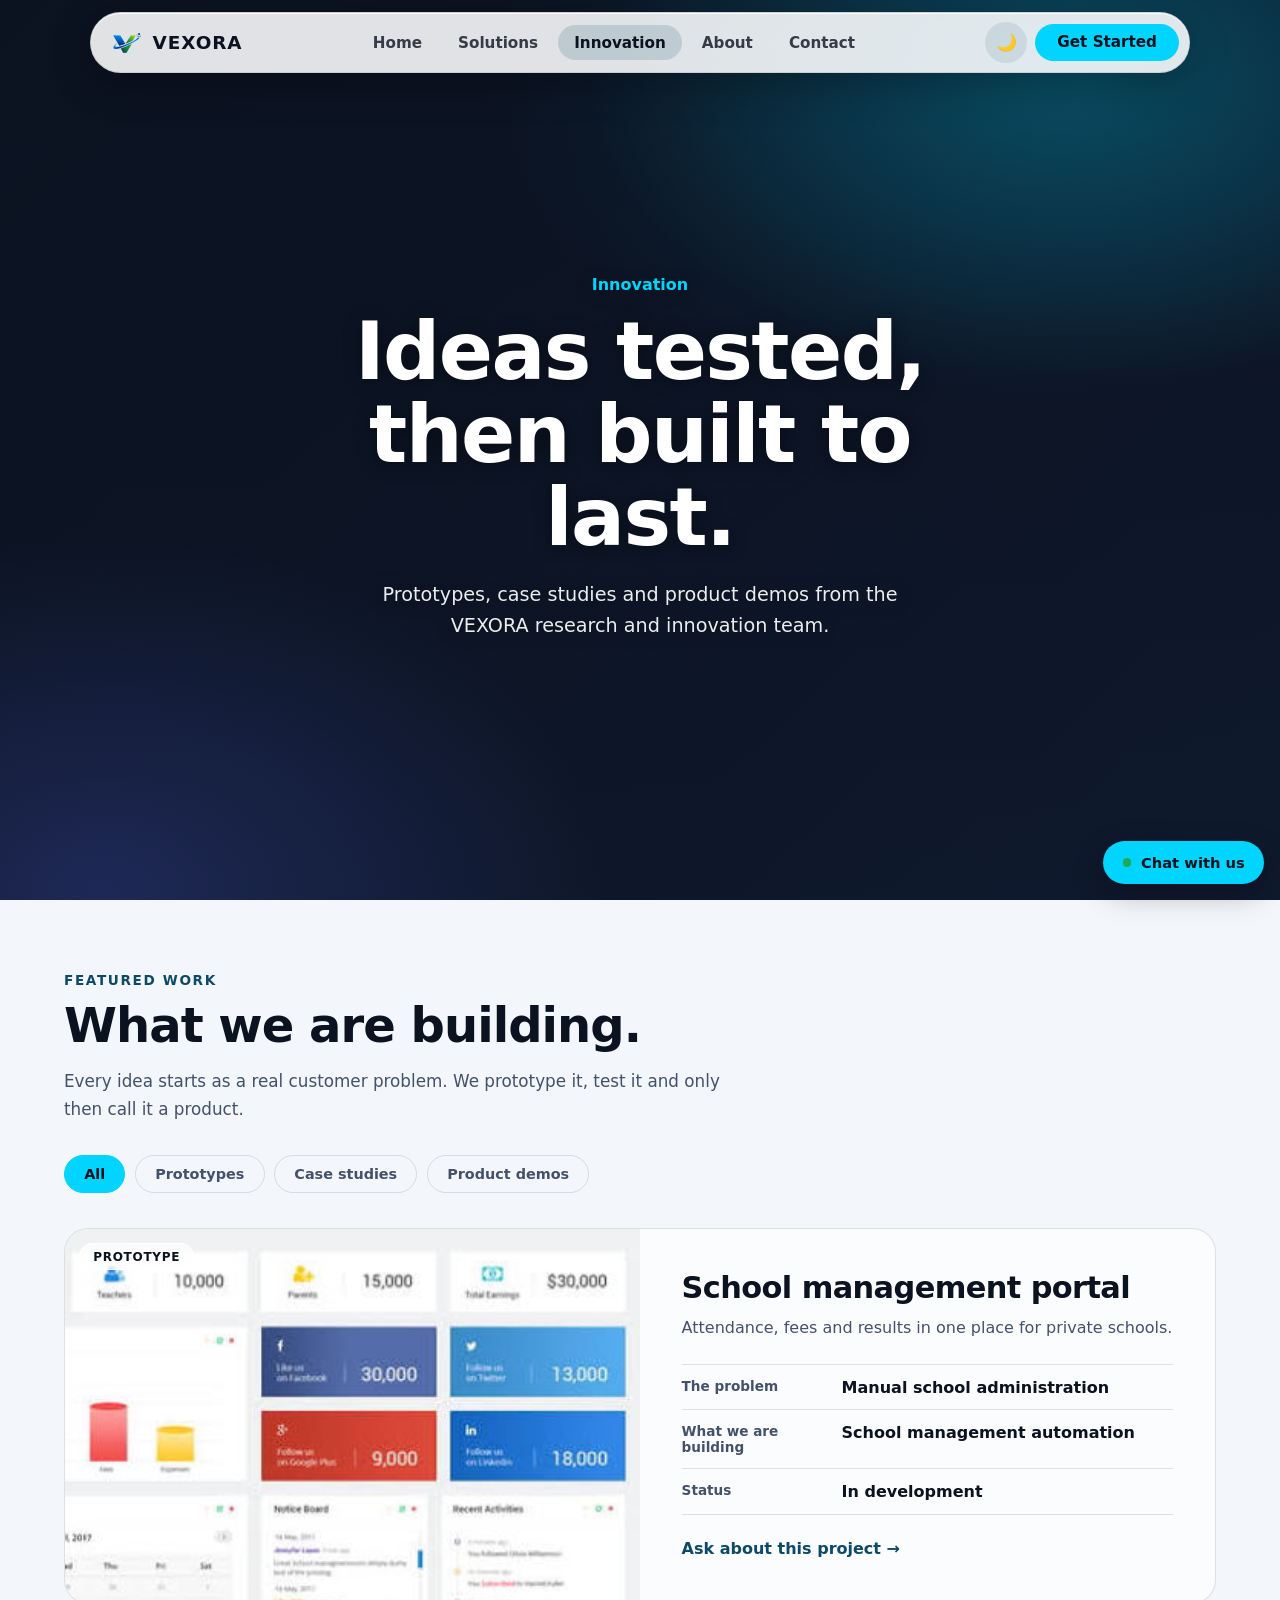
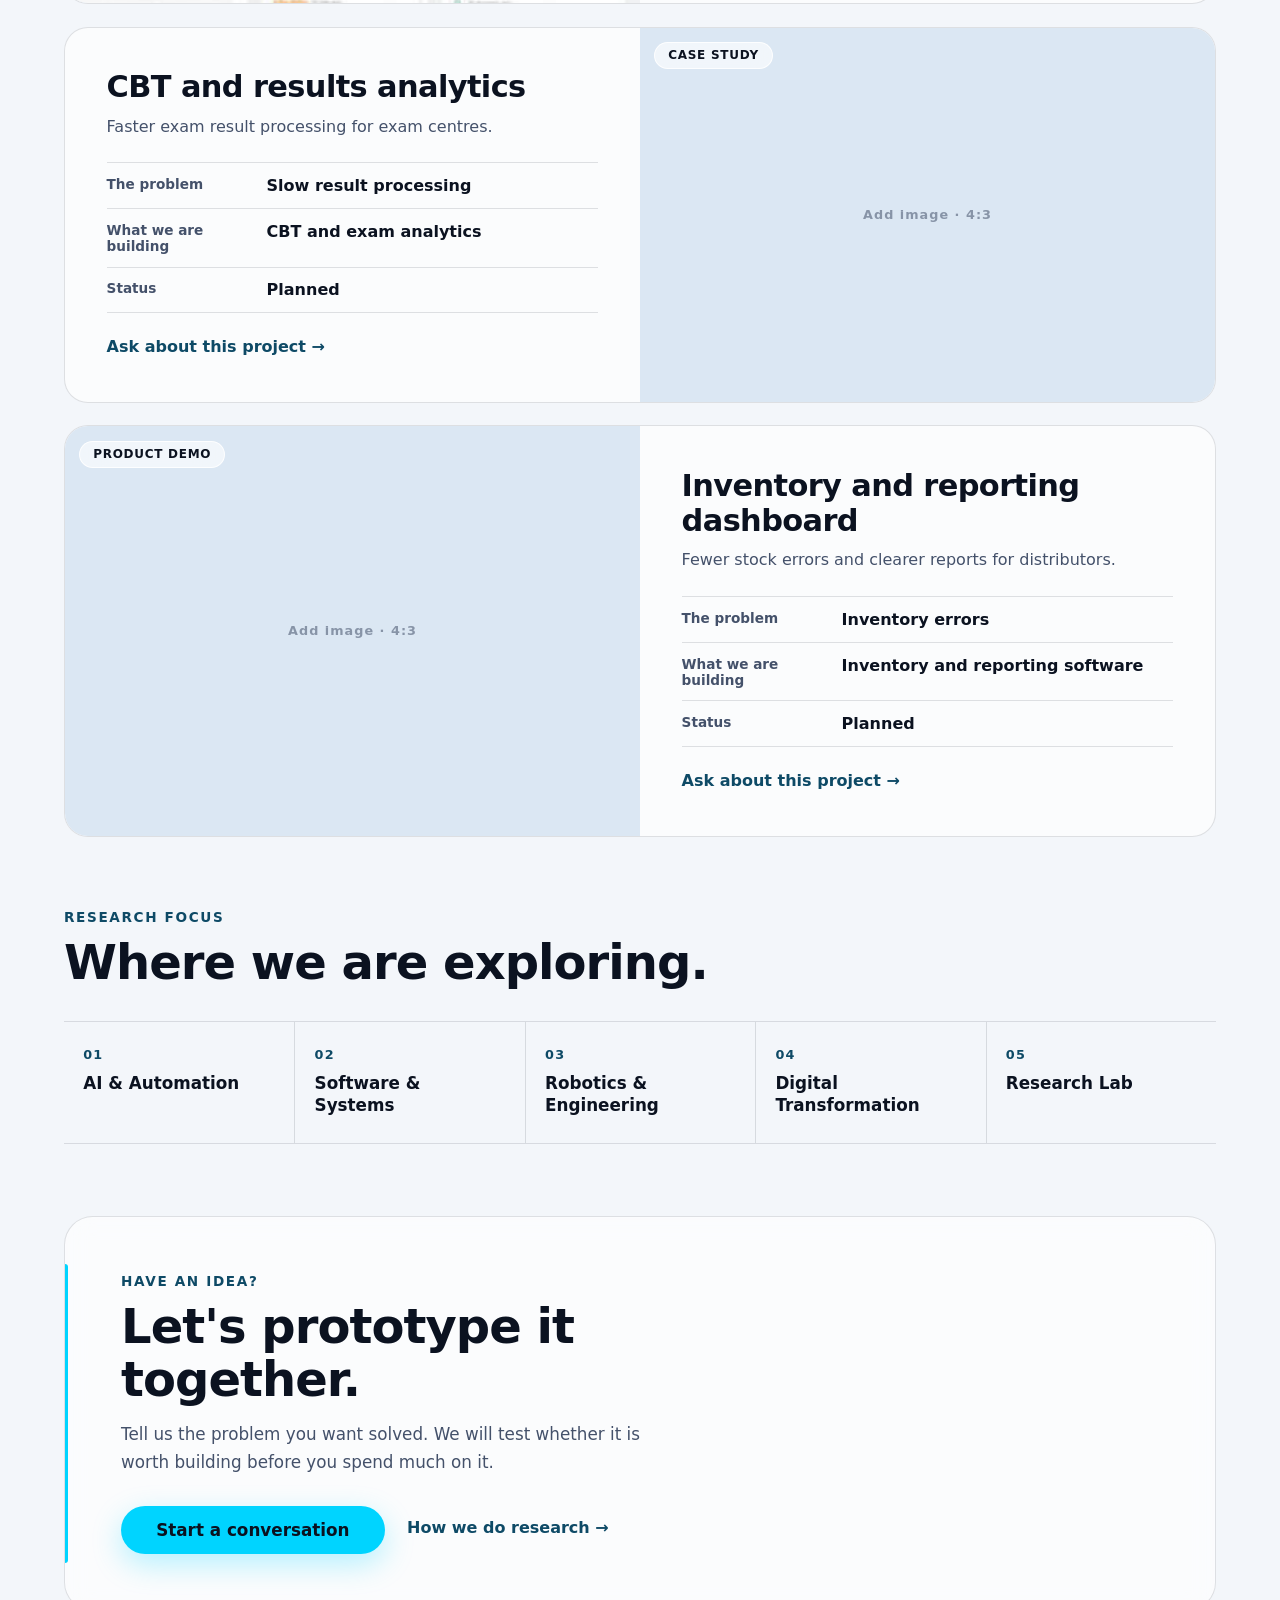
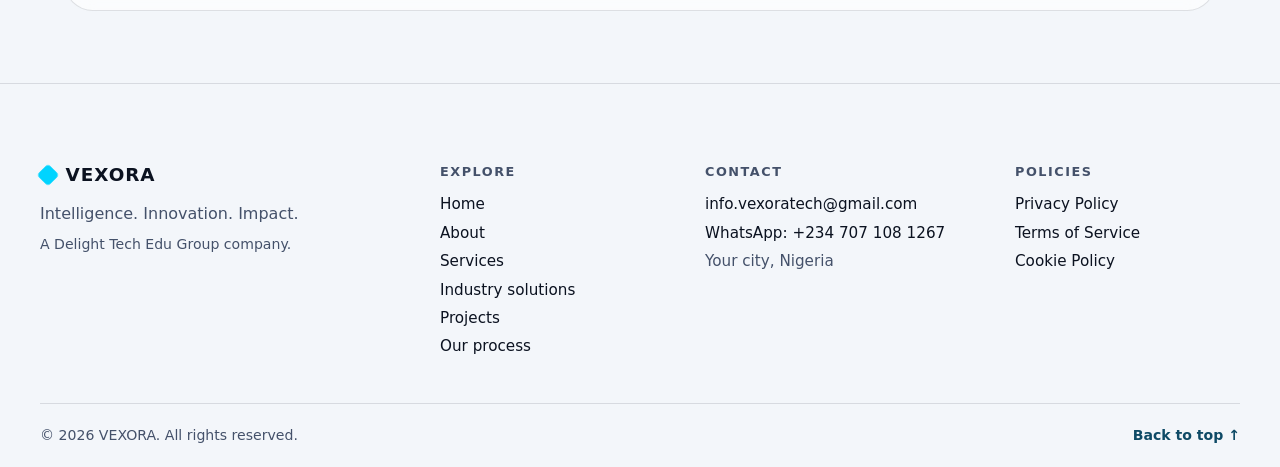
<file: projects.html>
<!DOCTYPE html>
<html lang="en">
<head>
  <meta charset="UTF-8">
  <meta name="viewport" content="width=device-width, initial-scale=1.0, viewport-fit=cover">
  <title>Innovation | VEXORA</title>
  <link rel="stylesheet" href="style.css">
  <link rel="icon" href="favicon.ico" sizes="any">
<link rel="icon" type="image/png" sizes="32x32" href="favicon-32.png">
<link rel="icon" type="image/png" sizes="192x192" href="favicon-192.png">
<link rel="apple-touch-icon" href="apple-touch-icon.png">
</head>
<body>

<!-- ============ HEADER ============ -->
<header class="page-hero">
  <nav class="nav" aria-label="Main">
     <a href="index.html" class="brand">
  <img src="logo-mark.png" alt="" class="brand-logo" width="32" height="32">
  <span>VEXORA</span>
</a>

    <ul class="links" id="menu">
      <li><a href="index.html">Home</a></li>
      <li><a href="services.html">Solutions</a></li>
      <li><a href="#home" aria-current="page">Innovation</a></li>
      <li><a href="about.html">About</a></li>
      <li><a href="contact.html">Contact</a></li>
    </ul>

    <div class="actions">
      <button id="theme" class="theme-btn" aria-label="Toggle theme">🌙</button>
      <a href="index.html#contact" class="cta">Get Started</a>
      <button id="menuBtn" class="menu-btn" aria-label="Open menu" aria-expanded="false" aria-controls="menu">☰</button>
    </div>
  </nav>

  <div class="hero-copy">
    <p class="eyebrow">Innovation</p>
    <h1>Ideas tested, then built to last.</h1>
    <p class="lead">Prototypes, case studies and product demos from the VEXORA research and innovation team.</p>
  </div>
</header>

<main>

  <!-- ============ PROJECTS ============ -->
  <section class="sec" aria-labelledby="prj-page-title">
    <div class="sec-head">
      <p class="sec-eyebrow reveal">Featured work</p>
      <h2 id="prj-page-title" class="reveal" style="--i:1">What we are building.</h2>
      <p class="sec-sub reveal" style="--i:2">Every idea starts as a real customer problem. We prototype it, test it and only then call it a product.</p>
    </div>

    <!-- Filter tabs -->
    <div class="filters reveal" role="group" aria-label="Filter projects">
      <button class="filter is-on" data-filter="all" aria-pressed="true">All</button>
      <button class="filter" data-filter="prototype" aria-pressed="false">Prototypes</button>
      <button class="filter" data-filter="case" aria-pressed="false">Case studies</button>
      <button class="filter" data-filter="demo" aria-pressed="false">Product demos</button>
    </div>

    <div class="pj-list">

      <!-- ===== PROJECT 1 (replace everything with your real project) ===== -->
      <article class="pj" id="project-1" data-type="prototype">
        <figure class="pj-media">
          <img src="[data-uri]" alt="" loading="lazy" onerror="this.remove()"" alt="" loading="lazy" onerror="this.remove()">
          <span class="prj-tag">Prototype</span>
        </figure>
        <div class="pj-body">
          <h3>School management portal</h3>
          <p class="pj-lead">Attendance, fees and results in one place for private schools.</p>
          <dl class="pj-facts">
            <div><dt>The problem</dt><dd>Manual school administration</dd></div>
            <div><dt>What we are building</dt><dd>School management automation</dd></div>
            <div><dt>Status</dt><dd>In development</dd></div>
          </dl>
          <a href="index.html#contact" class="sec-link">Ask about this project <span aria-hidden="true">→</span></a>
        </div>
      </article>

      <!-- ===== PROJECT 2 ===== -->
      <article class="pj" id="project-2" data-type="case">
        <figure class="pj-media">
          <img src="https://plus.unsplash.com/premium_photo-1682124192684-4d2e54febce0?q=80&w=1170&auto=format&fit=crop&ixlib=rb-4.1.0&ixid=NHwxMjA3fDA%3D" alt="" loading="lazy" onerror="this.remove()">
          <span class="prj-tag">Case study</span>
        </figure>
        <div class="pj-body">
          <h3>CBT and results analytics</h3>
          <p class="pj-lead">Faster exam result processing for exam centres.</p>
          <dl class="pj-facts">
            <div><dt>The problem</dt><dd>Slow result processing</dd></div>
            <div><dt>What we are building</dt><dd>CBT and exam analytics</dd></div>
            <div><dt>Status</dt><dd>Planned</dd></div>
          </dl>
          <a href="index.html#contact" class="sec-link">Ask about this project <span aria-hidden="true">→</span></a>
        </div>
      </article>

      <!-- ===== PROJECT 3 ===== -->
      <article class="pj" id="project-3" data-type="demo">
        <figure class="pj-media">
          <img src="https://images.unsplash.com/photo-1587401048173-456fe247f0ae?q=80&w=2070&auto=format&fit=crop&ixlib=rb-4.1.0&ixid=NHwxMjA3fDA%3D" alt="" loading="lazy" onerror="this.remove()">
          <span class="prj-tag">Product demo</span>
        </figure>
        <div class="pj-body">
          <h3>Inventory and reporting dashboard</h3>
          <p class="pj-lead">Fewer stock errors and clearer reports for distributors.</p>
          <dl class="pj-facts">
            <div><dt>The problem</dt><dd>Inventory errors</dd></div>
            <div><dt>What we are building</dt><dd>Inventory and reporting software</dd></div>
            <div><dt>Status</dt><dd>Planned</dd></div>
          </dl>
          <a href="index.html#contact" class="sec-link">Ask about this project <span aria-hidden="true">→</span></a>
        </div>
      </article>

    </div>

    <p class="empty" id="empty" hidden>Nothing here yet. Check back soon.</p>
  </section>

  <!-- ============ RESEARCH FOCUS ============ -->
  <section class="sec" aria-labelledby="focus-title">
    <div class="sec-head">
      <p class="sec-eyebrow reveal">Research focus</p>
      <h2 id="focus-title" class="reveal" style="--i:1">Where we are exploring.</h2>
    </div>

    <ul class="focus-list">
      <li class="reveal" style="--i:0"><span>01</span><h3>AI &amp; Automation</h3></li>
      <li class="reveal" style="--i:1"><span>02</span><h3>Software &amp; Systems</h3></li>
      <li class="reveal" style="--i:2"><span>03</span><h3>Robotics &amp; Engineering</h3></li>
      <li class="reveal" style="--i:3"><span>04</span><h3>Digital Transformation</h3></li>
      <li class="reveal" style="--i:4"><span>05</span><h3>Research Lab</h3></li>
    </ul>
  </section>

  <!-- ============ IDEA CTA ============ -->
  <section class="sec" aria-labelledby="idea-title">
    <div class="cta-panel reveal">
      <div class="cta-copy">
        <p class="sec-eyebrow">Have an idea?</p>
        <h2 id="idea-title">Let's prototype it together.</h2>
        <p class="sec-sub">Tell us the problem you want solved. We will test whether it is worth building before you spend much on it.</p>
        <div class="cta-actions">
          <a href="index.html#contact" class="cta cta-lg">Start a conversation</a>
          <a href="services.html#research-innovation" class="cta-text">How we do research <span aria-hidden="true">→</span></a>
        </div>
      </div>
    </div>
  </section>

</main>

 <footer class="site-footer">
  <div class="foot-top">

    <div class="foot-brand">
      <a href="#home" class="brand"><span class="brand-mark"></span><span>VEXORA</span></a>
      <p>Intelligence. Innovation. Impact.</p>
      <p class="foot-small">A Delight Tech Edu Group company.</p>
    </div>

    <nav class="foot-col" aria-label="Footer navigation">
      <h3>Explore</h3>
      <ul>
        <li><a href="index.html">Home</a></li>
        <li><a href="about.html">About</a></li>
        <li><a href="services.html">Services</a></li>
        <li><a href="index.html#industries">Industry solutions</a></li>
        <li><a href="projects.html">Projects</a></li>
        <li><a href="index.html#process">Our process</a></li>
      </ul>
    </nav>

    <div class="foot-col">
      <h3>Contact</h3>
      <ul>
        <!-- Replace these with your real details -->
        <li><a href="info.vexoratech@gmail.com">info.vexoratech@gmail.com</a></li>
        <li><a href="https://wa.me/2347071081267?text=Hi%20VEXORA%2C%20I%20found%20you%20on%20your%20website%20and%20I%20would%20like%20to%20talk%20about%20a%20project.%20Can%20we%20chat%3F" target="_blank" rel="noopener">WhatsApp: +234 707 108 1267</a></li>
        <li>Your city, Nigeria</li>
      </ul>
    </div>

    <div class="foot-col">
      <h3>Policies</h3>
      <ul>
        <li><a href="privacy.html">Privacy Policy</a></li>
        <li><a href="terms.html">Terms of Service</a></li>
        <li><a href="cookies.html">Cookie Policy</a></li>
      </ul>
    </div>

  </div>

  <div class="foot-bottom">
    <p>© <span id="year">2026</span> VEXORA. All rights reserved.</p>
    <a href="#home" class="to-top">Back to top <span aria-hidden="true">↑</span></a>
  </div>
</footer>


<a href="https://wa.me/2347071081267?text=Hi%20VEXORA%2C%20I%20found%20you%20on%20your%20website%20and%20I%20would%20like%20to%20talk%20about%20a%20project.%20Can%20we%20chat%3F"
   class="wa-float" target="_blank" rel="noopener" aria-label="Chat with VEXORA on WhatsApp">
  <span class="wa-dot" aria-hidden="true"></span> Chat with us
</a>

<script src="script.js"></script>
<script>
/* Filter tabs */
(() => {
  const buttons = document.querySelectorAll('.filter');
  const items = document.querySelectorAll('.pj');
  const empty = document.getElementById('empty');

  buttons.forEach(btn => btn.addEventListener('click', () => {
    const type = btn.dataset.filter;
    buttons.forEach(b => { b.classList.toggle('is-on', b === btn); b.setAttribute('aria-pressed', b === btn); });
    let shown = 0;
    items.forEach(it => {
      const show = type === 'all' || it.dataset.type === type;
      it.hidden = !show;
      if (show) shown++;
    });
    empty.hidden = shown > 0;
  }));
})();
</script>
</body>
</html>
</file>
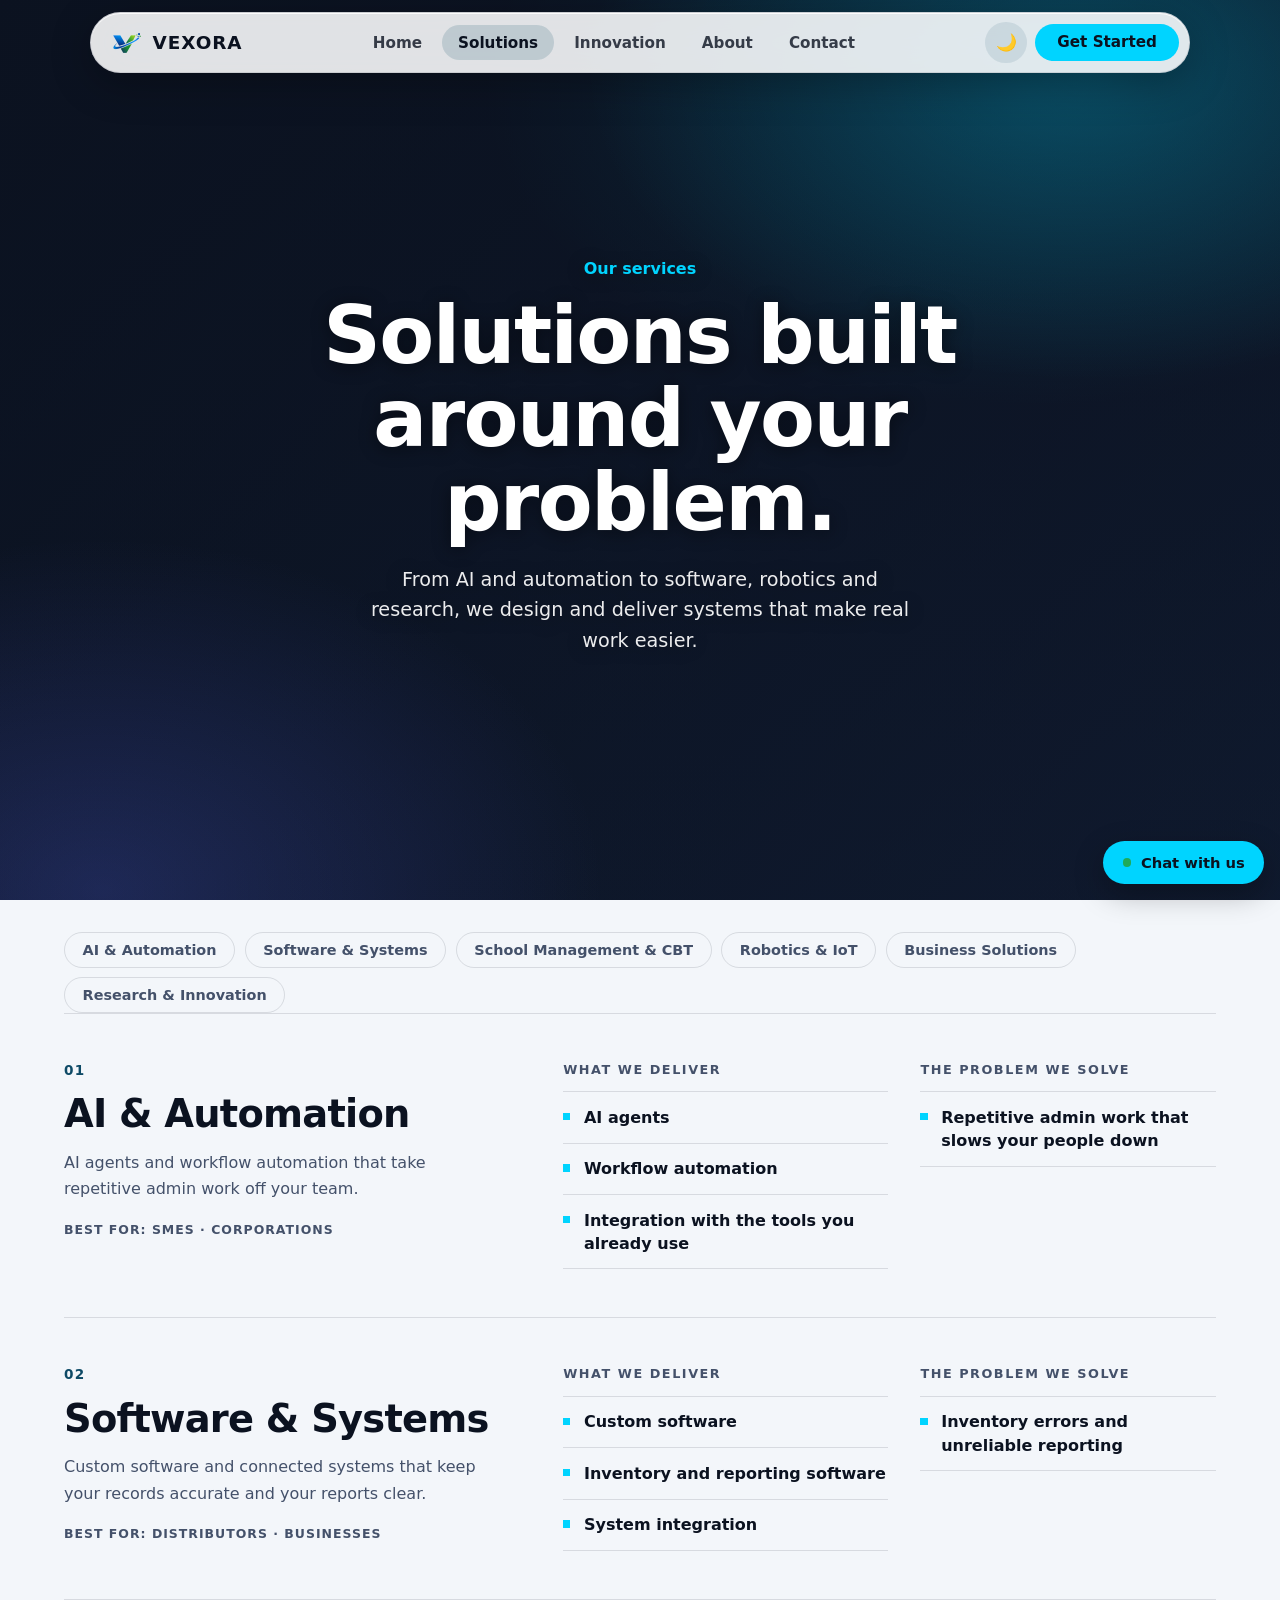
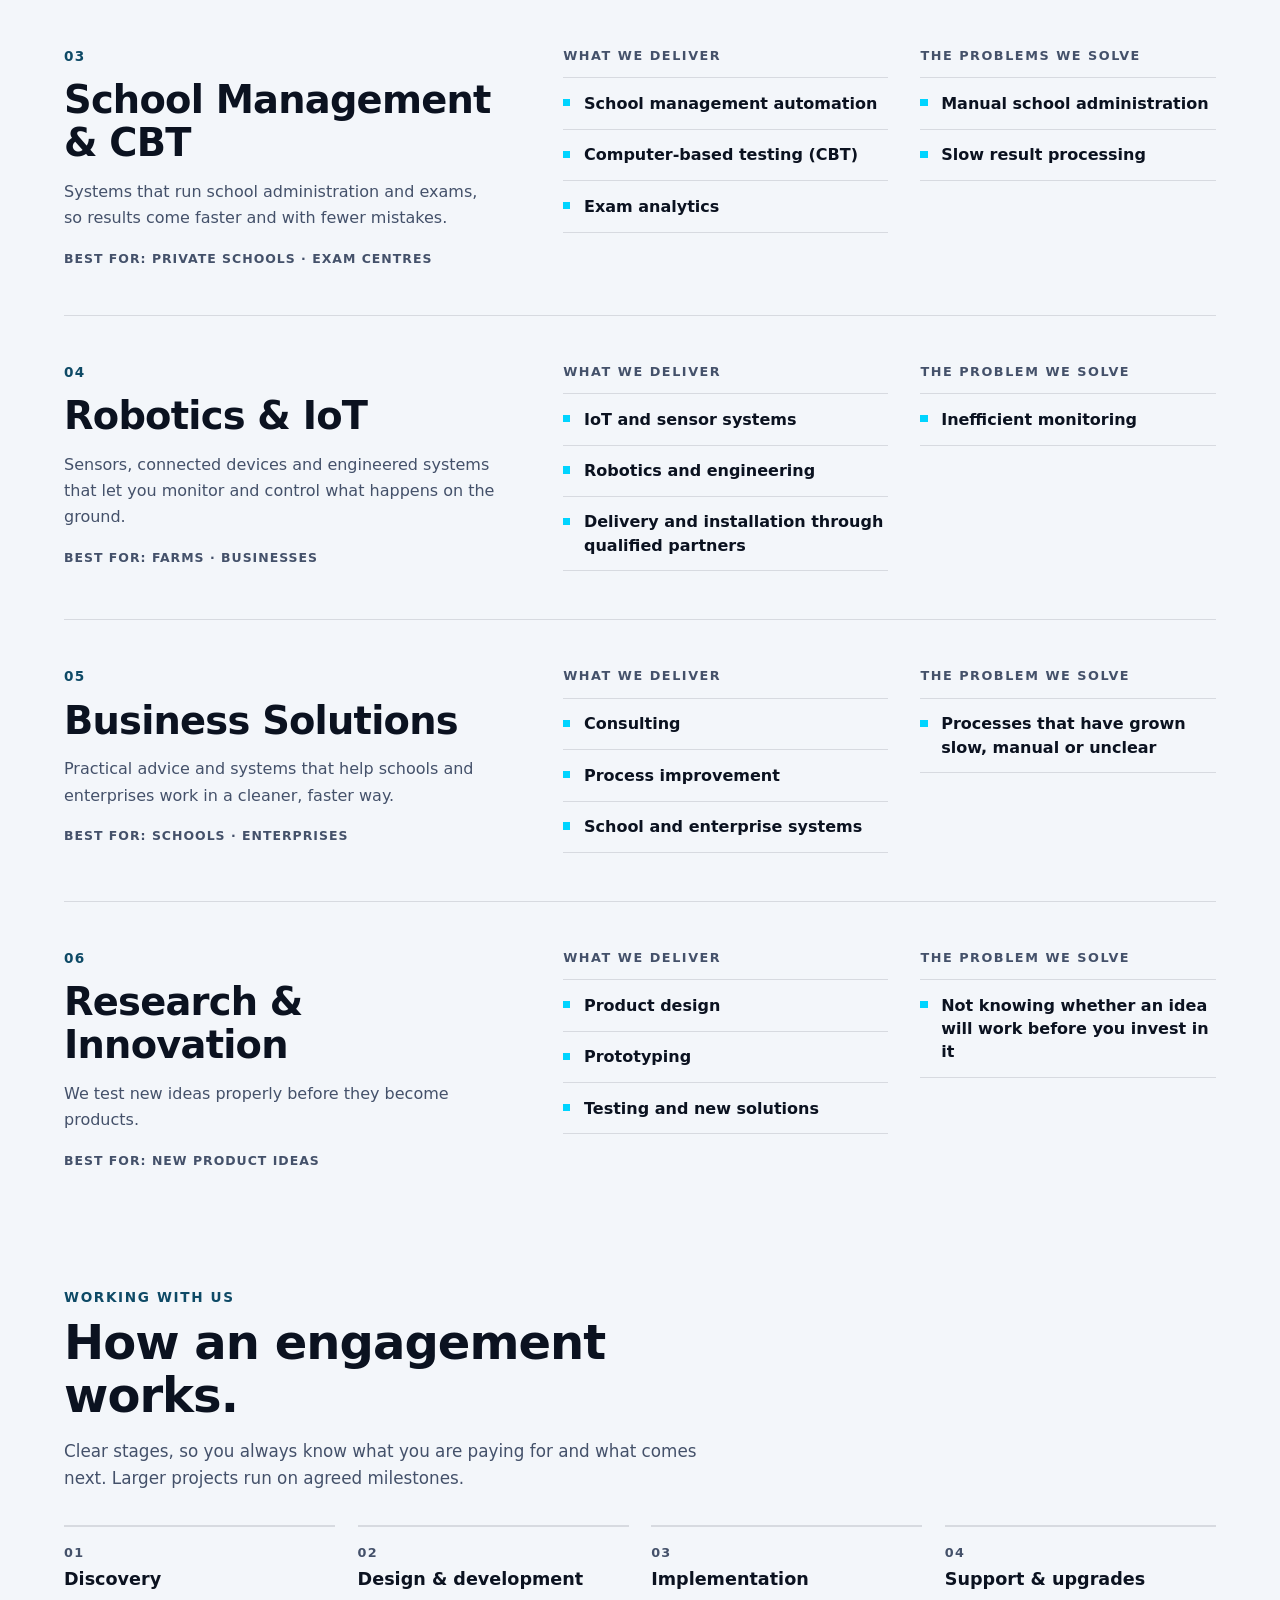
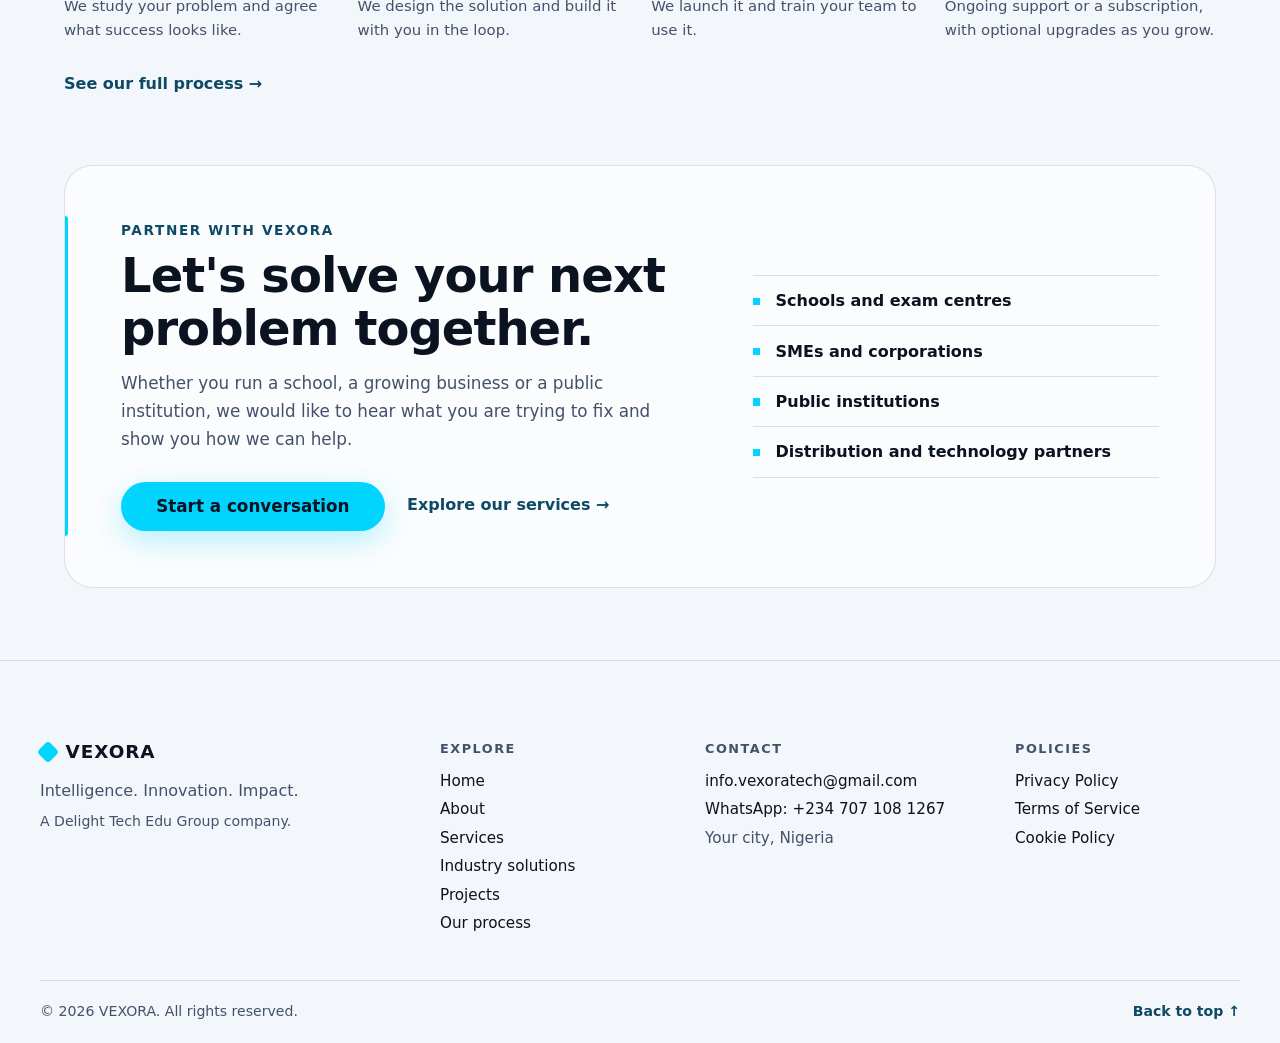
<file: services.html>
<!DOCTYPE html>
<html lang="en">
<head>
  <meta charset="UTF-8">
  <meta name="viewport" content="width=device-width, initial-scale=1.0, viewport-fit=cover">
  <title>Solutions | VEXORA</title>
  <link rel="stylesheet" href="style.css">
  <link rel="stylesheet" href="services.css">
  <link rel="icon" href="favicon.ico" sizes="any">
<link rel="icon" type="image/png" sizes="32x32" href="favicon-32.png">
<link rel="icon" type="image/png" sizes="192x192" href="favicon-192.png">
<link rel="apple-touch-icon" href="apple-touch-icon.png">
</head>
<body>

<!-- ============ HEADER ============ -->
<header class="page-hero">
  <nav class="nav" aria-label="Main">
   <a href="index.html" class="brand">
  <img src="logo-mark.png" alt="" class="brand-logo" width="32" height="32">
  <span>VEXORA</span>
</a>

    <ul class="links" id="menu">
      <li><a href="index.html">Home</a></li>
      <li><a href="services.html" aria-current="page">Solutions</a></li>
      <li><a href="projects.html">Innovation</a></li>
      <li><a href="about.html">About</a></li>
      <li><a href="contact.html">Contact</a></li>

    </ul>

    <div class="actions">
      <button id="theme" class="theme-btn" aria-label="Toggle theme">🌙</button>
      <a href="index.html#contact" class="cta">Get Started</a>
      <button id="menuBtn" class="menu-btn" aria-label="Open menu" aria-expanded="false" aria-controls="menu">☰</button>
    </div>
  </nav>

  <div class="hero-copy">
    <p class="eyebrow">Our services</p>
    <h1>Solutions built around your problem.</h1>
    <p class="lead">From AI and automation to software, robotics and research, we design and deliver systems that make real work easier.</p>
  </div>
</header>

<main>

  <!-- ============ JUMP LINKS ============ -->
  <nav class="jump sec" aria-label="Jump to a service">
    <a href="#ai-automation">AI &amp; Automation</a>
    <a href="#software-systems">Software &amp; Systems</a>
    <a href="#schools-cbt">School Management &amp; CBT</a>
    <a href="#robotics-iot">Robotics &amp; IoT</a>
    <a href="#business-solutions">Business Solutions</a>
    <a href="#research-innovation">Research &amp; Innovation</a>
  </nav>

  <!-- ============ SERVICES ============ -->
  <section class="sec svc-page" aria-label="Services">

    <article class="svc-block reveal" id="ai-automation">
      <div class="svc-side">
        <span class="svc-no">01</span>
        <h2>AI &amp; Automation</h2>
        <p>AI agents and workflow automation that take repetitive admin work off your team.</p>
        <span class="svc-best">Best for: SMEs · Corporations</span>
      </div>
      <div class="svc-detail">
        <div>
          <h3>What we deliver</h3>
          <ul>
            <li>AI agents</li>
            <li>Workflow automation</li>
            <li>Integration with the tools you already use</li>
          </ul>
        </div>
        <div>
          <h3>The problem we solve</h3>
          <ul>
            <li>Repetitive admin work that slows your people down</li>
          </ul>
        </div>
      </div>
    </article>

    <article class="svc-block reveal" id="software-systems">
      <div class="svc-side">
        <span class="svc-no">02</span>
        <h2>Software &amp; Systems</h2>
        <p>Custom software and connected systems that keep your records accurate and your reports clear.</p>
        <span class="svc-best">Best for: Distributors · Businesses</span>
      </div>
      <div class="svc-detail">
        <div>
          <h3>What we deliver</h3>
          <ul>
            <li>Custom software</li>
            <li>Inventory and reporting software</li>
            <li>System integration</li>
          </ul>
        </div>
        <div>
          <h3>The problem we solve</h3>
          <ul>
            <li>Inventory errors and unreliable reporting</li>
          </ul>
        </div>
      </div>
    </article>

    <article class="svc-block reveal" id="schools-cbt">
      <div class="svc-side">
        <span class="svc-no">03</span>
        <h2>School Management &amp; CBT</h2>
        <p>Systems that run school administration and exams, so results come faster and with fewer mistakes.</p>
        <span class="svc-best">Best for: Private schools · Exam centres</span>
      </div>
      <div class="svc-detail">
        <div>
          <h3>What we deliver</h3>
          <ul>
            <li>School management automation</li>
            <li>Computer-based testing (CBT)</li>
            <li>Exam analytics</li>
          </ul>
        </div>
        <div>
          <h3>The problems we solve</h3>
          <ul>
            <li>Manual school administration</li>
            <li>Slow result processing</li>
          </ul>
        </div>
      </div>
    </article>

    <article class="svc-block reveal" id="robotics-iot">
      <div class="svc-side">
        <span class="svc-no">04</span>
        <h2>Robotics &amp; IoT</h2>
        <p>Sensors, connected devices and engineered systems that let you monitor and control what happens on the ground.</p>
        <span class="svc-best">Best for: Farms · Businesses</span>
      </div>
      <div class="svc-detail">
        <div>
          <h3>What we deliver</h3>
          <ul>
            <li>IoT and sensor systems</li>
            <li>Robotics and engineering</li>
            <li>Delivery and installation through qualified partners</li>
          </ul>
        </div>
        <div>
          <h3>The problem we solve</h3>
          <ul>
            <li>Inefficient monitoring</li>
          </ul>
        </div>
      </div>
    </article>

    <article class="svc-block reveal" id="business-solutions">
      <div class="svc-side">
        <span class="svc-no">05</span>
        <h2>Business Solutions</h2>
        <p>Practical advice and systems that help schools and enterprises work in a cleaner, faster way.</p>
        <span class="svc-best">Best for: Schools · Enterprises</span>
      </div>
      <div class="svc-detail">
        <div>
          <h3>What we deliver</h3>
          <ul>
            <li>Consulting</li>
            <li>Process improvement</li>
            <li>School and enterprise systems</li>
          </ul>
        </div>
        <div>
          <h3>The problem we solve</h3>
          <ul>
            <li>Processes that have grown slow, manual or unclear</li>
          </ul>
        </div>
      </div>
    </article>

    <article class="svc-block reveal" id="research-innovation">
      <div class="svc-side">
        <span class="svc-no">06</span>
        <h2>Research &amp; Innovation</h2>
        <p>We test new ideas properly before they become products.</p>
        <span class="svc-best">Best for: New product ideas</span>
      </div>
      <div class="svc-detail">
        <div>
          <h3>What we deliver</h3>
          <ul>
            <li>Product design</li>
            <li>Prototyping</li>
            <li>Testing and new solutions</li>
          </ul>
        </div>
        <div>
          <h3>The problem we solve</h3>
          <ul>
            <li>Not knowing whether an idea will work before you invest in it</li>
          </ul>
        </div>
      </div>
    </article>

  </section>

  <!-- ============ HOW AN ENGAGEMENT WORKS ============ -->
  <section class="sec" aria-labelledby="eng-title">
    <div class="sec-head">
      <p class="sec-eyebrow reveal">Working with us</p>
      <h2 id="eng-title" class="reveal" style="--i:1">How an engagement works.</h2>
      <p class="sec-sub reveal" style="--i:2">Clear stages, so you always know what you are paying for and what comes next. Larger projects run on agreed milestones.</p>
    </div>

    <ol class="eng-list">
      <li class="reveal" style="--i:0"><span>01</span><h3>Discovery</h3><p>We study your problem and agree what success looks like.</p></li>
      <li class="reveal" style="--i:1"><span>02</span><h3>Design &amp; development</h3><p>We design the solution and build it with you in the loop.</p></li>
      <li class="reveal" style="--i:2"><span>03</span><h3>Implementation</h3><p>We launch it and train your team to use it.</p></li>
      <li class="reveal" style="--i:3"><span>04</span><h3>Support &amp; upgrades</h3><p>Ongoing support or a subscription, with optional upgrades as you grow.</p></li>
    </ol>

    <p class="eng-link reveal"><a href="index.html#process" class="sec-link">See our full process <span aria-hidden="true">→</span></a></p>
  </section>


<!-- ============ PARTNERSHIP CTA ============ -->
  <section class="sec cta-sec" id="contact" aria-labelledby="cta-title">
  <div class="cta-panel reveal">
    <div class="cta-copy">
      <p class="sec-eyebrow">Partner with VEXORA</p>
      <h2 id="cta-title">Let's solve your next problem together.</h2>
      <p class="sec-sub">Whether you run a school, a growing business or a public institution, we would like to hear what you are trying to fix and show you how we can help.</p>

      <div class="cta-actions">
        <a href="contact.html" class="cta cta-lg">Start a conversation</a>
        <a href="services.html" class="cta-text">Explore our services <span aria-hidden="true">→</span></a>
      </div>
    </div>

    <ul class="cta-who" aria-label="Who we partner with">
      <li>Schools and exam centres</li>
      <li>SMEs and corporations</li>
      <li>Public institutions</li>
      <li>Distribution and technology partners</li>
    </ul>
  </div>
</section>

</main>



     <footer class="site-footer">
  <div class="foot-top">

    <div class="foot-brand">
      <a href="#home" class="brand"><span class="brand-mark"></span><span>VEXORA</span></a>
      <p>Intelligence. Innovation. Impact.</p>
      <p class="foot-small">A Delight Tech Edu Group company.</p>
    </div>

    <nav class="foot-col" aria-label="Footer navigation">
      <h3>Explore</h3>
      <ul>
        <li><a href="index.html">Home</a></li>
        <li><a href="about.html">About</a></li>
        <li><a href="services.html">Services</a></li>
        <li><a href="index.html#industries">Industry solutions</a></li>
        <li><a href="projects.html">Projects</a></li>
        <li><a href="index.html#process">Our process</a></li>
      </ul>
    </nav>

    <div class="foot-col">
      <h3>Contact</h3>
      <ul>
        <!-- Replace these with your real details -->
        <li><a href="info.vexoratech@gmail.com">info.vexoratech@gmail.com</a></li>
        <li><a href="https://wa.me/2347071081267?text=Hi%20VEXORA%2C%20I%20found%20you%20on%20your%20website%20and%20I%20would%20like%20to%20talk%20about%20a%20project.%20Can%20we%20chat%3F" target="_blank" rel="noopener">WhatsApp: +234 707 108 1267</a></li>
        <li>Your city, Nigeria</li>
      </ul>
    </div>

    <div class="foot-col">
      <h3>Policies</h3>
      <ul>
        <li><a href="privacy.html">Privacy Policy</a></li>
        <li><a href="terms.html">Terms of Service</a></li>
        <li><a href="cookies.html">Cookie Policy</a></li>
      </ul>
    </div>

  </div>

  <div class="foot-bottom">
    <p>© <span id="year">2026</span> VEXORA. All rights reserved.</p>
    <a href="#home" class="to-top">Back to top <span aria-hidden="true">↑</span></a>
  </div>
</footer>



</main>


<a href="https://wa.me/2347071081267?text=Hi%20VEXORA%2C%20I%20found%20you%20on%20your%20website%20and%20I%20would%20like%20to%20talk%20about%20a%20project.%20Can%20we%20chat%3F"
   class="wa-float" target="_blank" rel="noopener" aria-label="Chat with VEXORA on WhatsApp">
  <span class="wa-dot" aria-hidden="true"></span> Chat with us
</a>


<script src="script.js"></script>
</body>
</html>
</file>
<file: style.css>
*, *::before, *::after { box-sizing: border-box; padding: 0; margin: 0; }

:root {
  --cyan: #00D4FF;
  --bg: #F3F6FA;
  --text: #0B1220;
  --text-muted: #44516a;
  --focus: #0E4A66;
  --cta-bg: #00D4FF;
  --cta-text: #0B1220;

  --glass-bg: rgba(255, 255, 255, 0.62);
  --glass-border: rgba(255, 255, 255, 0.85);
  --glass-shadow: 0 8px 32px rgba(11, 18, 32, 0.18);
  --glass-shine: inset 0 1px 0 rgba(255, 255, 255, 0.9);
  --hover-bg: rgba(14, 74, 102, 0.10);
  --active-bg: rgba(14, 74, 102, 0.16);
  color-scheme: light;
}

/* Dark: follows system unless the user chose light */
@media (prefers-color-scheme: dark) {
  :root:not([data-theme="light"]) {
    --bg: #0B1220; --text: #D5DBE5; --text-muted: #A7B0BE; --focus: #00D4FF;
    --glass-bg: rgba(19, 32, 58, 0.55);
    --glass-border: rgba(255, 255, 255, 0.14);
    --glass-shadow: 0 8px 32px rgba(0, 0, 0, 0.5);
    --glass-shine: inset 0 1px 0 rgba(255, 255, 255, 0.1);
    --hover-bg: rgba(255, 255, 255, 0.10);
    --active-bg: rgba(0, 212, 255, 0.18);
    color-scheme: dark;
  }
}
/* Dark: forced by the toggle */
:root[data-theme="dark"] {
  --bg: #0B1220; --text: #D5DBE5; --text-muted: #A7B0BE; --focus: #00D4FF;
  --glass-bg: rgba(19, 32, 58, 0.55);
  --glass-border: rgba(255, 255, 255, 0.14);
  --glass-shadow: 0 8px 32px rgba(0, 0, 0, 0.5);
  --glass-shine: inset 0 1px 0 rgba(255, 255, 255, 0.1);
  --hover-bg: rgba(255, 255, 255, 0.10);
  --active-bg: rgba(0, 212, 255, 0.18);
  color-scheme: dark;
}

body {
  background: var(--bg);
  color: var(--text);
  font-family: Calibri, system-ui, sans-serif;
}

/* ---------- Header + clear background ---------- */
header {
  position: relative;
  min-height: 100svh;
  display: grid;
  place-items: center;
  padding: 7rem 1.5rem 4rem;
  text-align: center;
  /* layers: light shade -> your photo -> fallback gradient (shows if the photo can't load) */
  background:
    linear-gradient(to bottom, rgba(11, 18, 32, 0.75), rgba(11, 18, 32, 0.45)),
    url("https://images.unsplash.com/photo-1537111261224-6fa49cecda2f?q=80&w=1170&auto=format&fit=crop&ixlib=rb-4.1.0&ixid=NHwxMjA3fDA%3D") center / cover no-repeat,
    radial-gradient(60% 50% at 80% 10%, #0b5d78, transparent 70%),
    linear-gradient(135deg, #0B1220, #13203A);
}

.hero-copy { max-width: 44rem; color: #fff; text-shadow: 0 2px 18px rgba(0, 0, 0, 0.45); }
.eyebrow { color: var(--cyan); font-weight: 700; margin-bottom: 1rem; }
.hero-copy h1 { font-size: clamp(2.6rem, 8vw, 5rem); line-height: 1.04; font-weight: 800; letter-spacing: -0.02em; }
.lead { font-size: clamp(1rem, 2.4vw, 1.2rem); line-height: 1.6; margin: 1.3rem auto 2rem; max-width: 34rem; color: rgba(255, 255, 255, 0.92); }

/* ---------- Glass navbar ---------- */
.nav {
  position: fixed;
  top: calc(env(safe-area-inset-top, 0px) + 0.75rem);
  left: 50%;
  transform: translateX(-50%);
  z-index: 50;
  width: min(calc(100% - 1.5rem), 1100px);
  display: flex;
  align-items: center;
  justify-content: space-between;
  gap: 1rem;
  padding: 0.55rem 0.6rem 0.55rem 1.25rem;
  background: var(--glass-bg);
  border: 1px solid var(--glass-border);
  border-radius: 999px;
  box-shadow: var(--glass-shadow), var(--glass-shine);
  -webkit-backdrop-filter: blur(20px) saturate(170%);
  backdrop-filter: blur(20px) saturate(170%);
}

.brand { display: inline-flex; align-items: center; gap: 0.6rem; color: var(--text); font-weight: 800; font-size: 1.15rem; letter-spacing: 0.05em; text-decoration: none; }
.brand-mark { width: 1rem; height: 1rem; background: var(--cyan); border-radius: 4px; transform: rotate(45deg); }

.links { display: flex; align-items: center; gap: 0.25rem; list-style: none; }
.links a { display: block; padding: 0.55rem 1rem; color: var(--text-muted); font-size: 0.95rem; font-weight: 600; text-decoration: none; border-radius: 999px; transition: background .2s, color .2s; }
.links a:hover { background: var(--hover-bg); color: var(--text); }
.links a[aria-current="page"] { background: var(--active-bg); color: var(--text); }

.actions { display: flex; align-items: center; gap: 0.5rem; }

.cta { display: inline-block; padding: 0.7rem 1.4rem; background: var(--cta-bg); color: var(--cta-text); font: 700 0.95rem/1 system-ui, sans-serif; text-decoration: none; border: 0; border-radius: 999px; cursor: pointer; text-shadow: none; transition: transform .2s; }
.cta:hover { transform: translateY(-1px); }
.cta-lg { padding: 1rem 2.2rem; font-size: 1.05rem; }

.theme-btn, .menu-btn { display: grid; place-items: center; width: 2.6rem; height: 2.6rem; font-size: 1.05rem; background: var(--hover-bg); color: var(--text); border: 0; border-radius: 50%; cursor: pointer; }
.menu-btn { display: none; }

a:focus-visible, button:focus-visible { outline: 3px solid var(--focus); outline-offset: 2px; }

/* ---------- Mobile hamburger ---------- */
@media (max-width: 760px) {
  .menu-btn { display: grid; }
  .actions .cta { display: none; }
  .links {
    position: absolute;
    top: calc(100% + 0.5rem);
    left: 0; right: 0;
    flex-direction: column;
    align-items: stretch;
    padding: 0.6rem;
    background: var(--glass-bg);
    border: 1px solid var(--glass-border);
    border-radius: 1.5rem;
    box-shadow: var(--glass-shadow);
    -webkit-backdrop-filter: blur(20px) saturate(170%);
    backdrop-filter: blur(20px) saturate(170%);
    opacity: 0; visibility: hidden; transform: translateY(-6px);
    transition: opacity .2s, transform .2s, visibility .2s;
  }
  .links.open { opacity: 1; visibility: visible; transform: none; }
  .links a { text-align: center; }
}

@media (prefers-reduced-motion: reduce) { * { transition: none !important; } }


/* ---------- 1. Navbar glides in ---------- */
@keyframes nav-in {
  from { opacity: 0; transform: translate(-50%, -16px); }
  to   { opacity: 1; transform: translate(-50%, 0); }
}
.nav { animation: nav-in 0.8s cubic-bezier(0.22, 1, 0.36, 1) both; }

/* ---------- 2. Hero text reveal (one staggered sequence) ---------- */
@keyframes rise {
  from { opacity: 0; transform: translateY(22px); filter: blur(8px); }
  to   { opacity: 1; transform: none; filter: blur(0); }
}
.hero-copy > * { animation: rise 0.9s cubic-bezier(0.22, 1, 0.36, 1) both; }
.hero-copy .eyebrow { animation-delay: 0.25s; }
.hero-copy h1       { animation-delay: 0.40s; }
.hero-copy .lead    { animation-delay: 0.58s; }
.hero-copy .cta     { animation-delay: 0.75s; }

/* ---------- 3. Slow ambient glow behind the content ---------- */
header::before {
  content: "";
  position: absolute;
  inset: -20%;
  z-index: 0;
  pointer-events: none;
  background:
    radial-gradient(40% 35% at 75% 20%, rgba(0, 212, 255, 0.22), transparent 70%),
    radial-gradient(40% 40% at 20% 85%, rgba(91, 108, 255, 0.22), transparent 70%);
  animation: drift 18s ease-in-out infinite alternate;
}
@keyframes drift {
  from { transform: translate3d(-2%, -1%, 0) scale(1); }
  to   { transform: translate3d(3%, 2%, 0) scale(1.08); }
}
.hero-copy { position: relative; z-index: 1; }

/* ---------- 4. Button: soft shine sweep on hover ---------- */
.cta { position: relative; overflow: hidden; }
.cta::after {
  content: "";
  position: absolute;
  top: 0; left: -120%;
  width: 60%; height: 100%;
  background: linear-gradient(100deg, transparent, rgba(255, 255, 255, 0.55), transparent);
  transform: skewX(-20deg);
  transition: left 0.7s ease;
}
.cta:hover::after { left: 140%; }
.cta-lg { box-shadow: 0 10px 30px rgba(0, 212, 255, 0.28); transition: transform .25s ease, box-shadow .25s ease; }
.cta-lg:hover { transform: translateY(-2px); box-shadow: 0 14px 38px rgba(0, 212, 255, 0.4); }

/* ---------- 5. Nav links: underline grows from the center ---------- */
.links a { position: relative; }
.links a::after {
  content: "";
  position: absolute;
  left: 50%; bottom: 0.3rem;
  width: 0; height: 2px;
  background: var(--cyan);
  border-radius: 2px;
  transition: width 0.25s ease, left 0.25s ease;
}
.links a:hover::after { width: 40%; left: 30%; }



/* ===== Capabilities ===== */
.capabilities {
  --cap-accent: #0E4A66;
  --cap-line: rgba(11, 18, 32, 0.12);
  --cap-ph-a: #dbe7f3;
  --cap-ph-b: #c7dcec;
  position: relative;
  padding: clamp(4rem, 9vw, 7rem) 1.5rem;
  max-width: 1200px;
  margin: 0 auto;
}
@media (prefers-color-scheme: dark) {
  :root:not([data-theme="light"]) .capabilities {
    --cap-accent: #00D4FF; --cap-line: rgba(255, 255, 255, 0.12);
    --cap-ph-a: #13203A; --cap-ph-b: #0f2744;
  }
}
:root[data-theme="dark"] .capabilities {
  --cap-accent: #00D4FF; --cap-line: rgba(255, 255, 255, 0.12);
  --cap-ph-a: #13203A; --cap-ph-b: #0f2744;
}
.capabilities::before {
  content: ""; position: absolute; inset: 10% -10% auto; height: 60%; z-index: -1; pointer-events: none;
  background: radial-gradient(50% 50% at 50% 30%, rgba(0, 212, 255, 0.10), transparent 70%);
}

/* scroll reveal */
.js .reveal {
  opacity: 0; transform: translateY(26px); filter: blur(6px);
  transition: opacity .8s cubic-bezier(.22,1,.36,1), transform .8s cubic-bezier(.22,1,.36,1), filter .8s ease;
  transition-delay: calc(var(--i, 0) * 90ms);
}
.js .reveal.in { opacity: 1; transform: none; filter: none; }

/* capabilities strip */
.trust { text-align: center; }
.trust-label { color: var(--text-muted); font-size: .85rem; font-weight: 700; letter-spacing: .14em; text-transform: uppercase; margin-bottom: 1.4rem; }
.marquee {
  overflow: hidden; border-block: 1px solid var(--cap-line); padding: 1.2rem 0;
  -webkit-mask-image: linear-gradient(90deg, transparent, #000 12%, #000 88%, transparent);
          mask-image: linear-gradient(90deg, transparent, #000 12%, #000 88%, transparent);
}
.marquee-track { display: flex; width: max-content; list-style: none; animation: marquee 32s linear infinite; }
.marquee:hover .marquee-track { animation-play-state: paused; }
@keyframes marquee { to { transform: translateX(-50%); } }
.marquee-track li {
  display: flex; align-items: center; white-space: nowrap;
  font-size: clamp(1.1rem, 2.4vw, 1.6rem); font-weight: 800; letter-spacing: -.01em; color: var(--text-muted);
  transition: color .25s;
}
.marquee-track li:hover { color: var(--text); }
.marquee-track li::after {
  content: ""; width: .5rem; height: .5rem; margin: 0 2.2rem; background: var(--cyan); border-radius: 2px; transform: rotate(45deg);
}

/* stats */
.stats { display: grid; grid-template-columns: repeat(4, 1fr); gap: 1rem; margin: 3.5rem 0 5.5rem; }
.stat { text-align: center; padding: .5rem; position: relative; }
.stat + .stat::before { content: ""; position: absolute; left: 0; top: 15%; height: 70%; width: 1px; background: var(--cap-line); }
.stat strong { display: block; font-size: clamp(2rem, 5vw, 3rem); font-weight: 800; letter-spacing: -.02em; color: var(--text); font-variant-numeric: tabular-nums; }
.stat span { color: var(--text-muted); font-size: .92rem; font-weight: 600; }

/* heading + picture */
.cap-intro { display: grid; grid-template-columns: 1fr 1.1fr; gap: clamp(1.5rem, 5vw, 4rem); align-items: center; margin-bottom: 3rem; }
.cap-head { max-width: 34rem; }
.cap-head .eyebrow { color: var(--cap-accent); font-weight: 700; letter-spacing: .12em; text-transform: uppercase; font-size: .85rem; margin-bottom: .8rem; }
.cap-head h2 { font-size: clamp(2rem, 5vw, 3.2rem); line-height: 1.08; letter-spacing: -.02em; font-weight: 800; }
.cap-sub { color: var(--text-muted); line-height: 1.65; margin-top: 1rem; font-size: 1.05rem; }

.cap-feature {
  position: relative; margin: 0; aspect-ratio: 4 / 3; border-radius: 1.6rem; overflow: hidden;
  border: 1px solid var(--cap-line); box-shadow: var(--glass-shadow);
  background: linear-gradient(135deg, var(--cap-ph-a), var(--cap-ph-b));
}
.cap-feature::before {
  content: "Add computer image · 4:3"; position: absolute; inset: 0; display: grid; place-items: center;
  color: var(--text-muted); font-size: .85rem; font-weight: 600; letter-spacing: .08em; opacity: .55;
}
.cap-feature img { position: absolute; inset: 0; width: 100%; height: 100%; object-fit: cover; }
.cap-feature::after { content: ""; position: absolute; inset: 0; pointer-events: none; background: linear-gradient(to top, rgba(11, 18, 32, .35), transparent 55%); }

.chip {
  position: absolute; z-index: 2; padding: .5rem .95rem; font-size: .82rem; font-weight: 700; color: var(--text);
  background: var(--glass-bg); border: 1px solid var(--glass-border); border-radius: 999px;
  -webkit-backdrop-filter: blur(14px); backdrop-filter: blur(14px); box-shadow: var(--glass-shadow);
  animation: float 7s ease-in-out infinite alternate;
}
.chip::before { content: ""; display: inline-block; width: .45rem; height: .45rem; margin-right: .5rem; border-radius: 50%; background: var(--cyan); }
.chip-1 { top: 10%; left: 7%; }
.chip-2 { top: 44%; right: 6%; animation-delay: -2.5s; }
.chip-3 { bottom: 9%; left: 14%; animation-delay: -5s; }
@keyframes float { from { transform: translateY(-6px); } to { transform: translateY(8px); } }

/* cards */
.cap-grid { display: grid; grid-template-columns: repeat(6, 1fr); gap: 1.1rem; }
.cap-card {
  grid-column: span 2; position: relative; overflow: hidden; display: flex; flex-direction: column;
  background: var(--glass-bg); border: 1px solid var(--cap-line); border-radius: 1.4rem;
  -webkit-backdrop-filter: blur(14px); backdrop-filter: blur(14px);
  transition: transform .35s cubic-bezier(.22,1,.36,1), box-shadow .35s ease;
}
.cap-wide { grid-column: span 3; }
.cap-card:hover { transform: translateY(-5px); box-shadow: var(--glass-shadow); }

/* cursor light (JS sets --mx / --my) */
.cap-card::before {
  content: ""; position: absolute; inset: 0; z-index: 2; pointer-events: none; opacity: 0; transition: opacity .3s;
  background: radial-gradient(380px circle at var(--mx, 50%) var(--my, 50%), rgba(0, 212, 255, .16), transparent 60%);
}
.cap-card::after {
  content: ""; position: absolute; inset: 0; z-index: 3; pointer-events: none; border-radius: inherit; padding: 1px; opacity: 0; transition: opacity .3s;
  background: radial-gradient(240px circle at var(--mx, 50%) var(--my, 50%), var(--cyan), transparent 70%);
  -webkit-mask: linear-gradient(#000 0 0) content-box, linear-gradient(#000 0 0); 
          mask: linear-gradient(#000 0 0) content-box exclude, linear-gradient(#000 0 0);
}
.cap-card:hover::before, .cap-card:hover::after { opacity: 1; }

.cap-body { position: relative; z-index: 1; padding: 1.6rem; display: flex; flex-direction: column; flex: 1; }
.cap-icon {
  display: grid; place-items: center; width: 2.9rem; height: 2.9rem; margin-bottom: 1.1rem;
  background: var(--hover-bg); border: 1px solid var(--cap-line); border-radius: .9rem; color: var(--cap-accent);
  transition: transform .35s ease;
}
.cap-icon svg { width: 1.45rem; height: 1.45rem; fill: none; stroke: currentColor; stroke-width: 1.7; stroke-linecap: round; stroke-linejoin: round; }
.cap-icon img { width: 1.5rem; height: 1.5rem; }
.cap-card:hover .cap-icon { transform: translateY(-3px) rotate(-4deg); }
.cap-num { position: absolute; top: 1.5rem; right: 1.6rem; font-weight: 800; font-size: .85rem; letter-spacing: .1em; color: var(--text-muted); opacity: .6; }
.cap-body h3 { font-size: 1.25rem; letter-spacing: -.01em; margin-bottom: .5rem; }
.cap-body p { color: var(--text-muted); line-height: 1.6; font-size: .98rem; flex: 1; }
.cap-link { margin-top: 1.1rem; display: inline-flex; align-items: center; gap: .4rem; color: var(--cap-accent); font-weight: 700; text-decoration: none; font-size: .95rem; }
.cap-link span { transition: transform .25s ease; }
.cap-card:hover .cap-link span, .cap-link:hover span { transform: translateX(5px); }

/* responsive */
@media (max-width: 900px) {
  .cap-intro { grid-template-columns: 1fr; }
  .cap-grid { grid-template-columns: repeat(2, 1fr); }
  .cap-card, .cap-wide { grid-column: span 1; }
  .cap-card:last-child { grid-column: span 2; }
  .stats { grid-template-columns: repeat(2, 1fr); row-gap: 2rem; }
  .stat:nth-child(3)::before { display: none; }
}
@media (max-width: 580px) {
  .cap-grid { grid-template-columns: 1fr; }
  .cap-card:last-child { grid-column: span 1; }
}
@media (prefers-reduced-motion: reduce) {
  .marquee-track, .chip { animation: none; }
  .js .reveal { opacity: 1; transform: none; filter: none; transition: none; }
  .cap-card, .cap-icon { transition: none; }
}
/* ---------- Respect people who turn motion off ---------- */
@media (prefers-reduced-motion: reduce) {
  .nav, .hero-copy > *, header::before { animation: none !important; }
}


/* ===== About ===== */
.about {
  --about-accent: #0E4A66;
  --about-line: rgba(11, 18, 32, 0.12);
  --about-ph: #dbe7f3;
  padding: clamp(4rem, 9vw, 7rem) 1.5rem;
  max-width: 1200px;
  margin: 0 auto;
}
@media (prefers-color-scheme: dark) {
  :root:not([data-theme="light"]) .about { --about-accent: #00D4FF; --about-line: rgba(255,255,255,.12); --about-ph: #13203A; }
}
:root[data-theme="dark"] .about { --about-accent: #00D4FF; --about-line: rgba(255,255,255,.12); --about-ph: #13203A; }

.about-inner { display: grid; grid-template-columns: 0.9fr 1.1fr; gap: clamp(2rem, 6vw, 5rem); align-items: center; }

/* image slot (flat colour, no gradient) */
.about-media {
  position: relative; margin: 0; aspect-ratio: 4 / 5; overflow: hidden;
  border: 1px solid var(--about-line); border-radius: 1.4rem; background: var(--about-ph);
}
.about-media::before {
  content: "Add image · 4:5"; position: absolute; inset: 0; display: grid; place-items: center;
  color: var(--text-muted); font-size: .85rem; font-weight: 600; letter-spacing: .08em; opacity: .6;
}
.about-media img { position: absolute; inset: 0; width: 100%; height: 100%; object-fit: cover; }

/* copy */
.about-eyebrow { color: var(--about-accent); font-weight: 700; font-size: .85rem; letter-spacing: .12em; text-transform: uppercase; margin-bottom: .8rem; }
.about h2 { font-size: clamp(2rem, 4.6vw, 3rem); line-height: 1.1; letter-spacing: -.02em; font-weight: 800; margin-bottom: 1.2rem; }
.about-text { color: var(--text-muted); font-size: 1.05rem; line-height: 1.7; margin-bottom: 1rem; max-width: 38rem; }

.about-points { list-style: none; margin: 1.8rem 0 2rem; border-top: 1px solid var(--about-line); }
.about-points li { display: grid; grid-template-columns: 9rem 1fr; gap: 1rem; padding: 1rem 0 1rem 1.2rem; border-bottom: 1px solid var(--about-line); position: relative; }
.about-points li::before { content: ""; position: absolute; left: 0; top: 1.45rem; width: .45rem; height: .45rem; background: var(--cyan); }
.about-points strong { font-size: .95rem; }
.about-points span { color: var(--text-muted); line-height: 1.55; font-size: .97rem; }

.about-link { display: inline-flex; align-items: center; gap: .5rem; color: var(--about-accent); font-weight: 700; text-decoration: none; border-bottom: 2px solid transparent; padding-bottom: 2px; transition: border-color .25s; }
.about-link span { transition: transform .25s ease; }
.about-link:hover { border-color: var(--cyan); }
.about-link:hover span { transform: translateX(5px); }

@media (max-width: 860px) {
  .about-inner { grid-template-columns: 1fr; }
  .about-media { aspect-ratio: 16 / 10; }
  .about-points li { grid-template-columns: 1fr; gap: .25rem; }
}

/* ===== Featured services ===== */
.services {
  --svc-accent: #0E4A66;
  --svc-line: rgba(11, 18, 32, 0.12);
  padding: clamp(4rem, 9vw, 7rem) 1.5rem;
  max-width: 1200px;
  margin: 0 auto;
}
@media (prefers-color-scheme: dark) {
  :root:not([data-theme="light"]) .services { --svc-accent: #00D4FF; --svc-line: rgba(255,255,255,.12); }
}
:root[data-theme="dark"] .services { --svc-accent: #00D4FF; --svc-line: rgba(255,255,255,.12); }

.svc-head { display: flex; align-items: flex-end; justify-content: space-between; gap: 1.5rem; flex-wrap: wrap; margin-bottom: 2.4rem; }
.svc-eyebrow { color: var(--svc-accent); font-weight: 700; font-size: .85rem; letter-spacing: .12em; text-transform: uppercase; margin-bottom: .7rem; }
.services h2 { font-size: clamp(2rem, 4.6vw, 3rem); line-height: 1.1; letter-spacing: -.02em; font-weight: 800; }
.svc-all { color: var(--svc-accent); font-weight: 700; text-decoration: none; border-bottom: 2px solid transparent; padding-bottom: 2px; transition: border-color .25s; }
.svc-all span { display: inline-block; transition: transform .25s ease; }
.svc-all:hover { border-color: var(--cyan); }
.svc-all:hover span { transform: translateX(5px); }

.svc-grid { display: grid; grid-template-columns: repeat(3, 1fr); gap: 1.1rem; }

.svc-card {
  position: relative; display: flex; flex-direction: column; padding: 1.7rem;
  background: var(--glass-bg); border: 1px solid var(--svc-line); border-radius: 1.3rem;
  color: var(--text); text-decoration: none;
  -webkit-backdrop-filter: blur(14px); backdrop-filter: blur(14px);
  transition: transform .35s cubic-bezier(.22,1,.36,1), border-color .3s ease, box-shadow .35s ease;
}
.svc-card:hover { transform: translateY(-5px); border-color: var(--cyan); box-shadow: var(--glass-shadow); }

/* thin cyan line that draws across the top on hover */
.svc-card::before {
  content: ""; position: absolute; left: 1.7rem; top: -1px; height: 2px; width: 0; background: var(--cyan); border-radius: 2px;
  transition: width .45s cubic-bezier(.22,1,.36,1);
}
.svc-card:hover::before { width: calc(100% - 3.4rem); }

.svc-icon { display: grid; place-items: center; width: 2.9rem; height: 2.9rem; margin-bottom: 1.2rem; border: 1px solid var(--svc-line); border-radius: .9rem; color: var(--svc-accent); }
.svc-icon svg { width: 1.45rem; height: 1.45rem; fill: none; stroke: currentColor; stroke-width: 1.7; stroke-linecap: round; stroke-linejoin: round; }
.svc-icon img { width: 1.5rem; height: 1.5rem; }

.svc-card h3 { font-size: 1.2rem; letter-spacing: -.01em; margin-bottom: .55rem; }
.svc-card p { color: var(--text-muted); line-height: 1.6; font-size: .97rem; flex: 1; }
.svc-for { margin-top: 1.1rem; font-size: .78rem; font-weight: 700; letter-spacing: .08em; text-transform: uppercase; color: var(--text-muted); opacity: .8; }
.svc-more { margin-top: .9rem; color: var(--svc-accent); font-weight: 700; font-size: .95rem; }
.svc-more span { display: inline-block; transition: transform .25s ease; }
.svc-card:hover .svc-more span { transform: translateX(5px); }

@media (max-width: 900px) { .svc-grid { grid-template-columns: repeat(2, 1fr); } }
@media (max-width: 580px) { .svc-grid { grid-template-columns: 1fr; } }
@media (prefers-reduced-motion: reduce) {
  .svc-card, .svc-card::before, .svc-more span, .svc-all span { transition: none; }
}

/* ===== Shared section styles ===== */
.sec {
  --s-accent: #0E4A66;
  --s-line: rgba(11, 18, 32, 0.12);
  --s-ph: #dbe7f3;
  padding: clamp(3.5rem, 8vw, 6rem) 1.5rem;
  max-width: 1200px;
  margin: 0 auto;
}
@media (prefers-color-scheme: dark) {
  :root:not([data-theme="light"]) .sec { --s-accent: #00D4FF; --s-line: rgba(255,255,255,.12); --s-ph: #13203A; }
}
:root[data-theme="dark"] .sec { --s-accent: #00D4FF; --s-line: rgba(255,255,255,.12); --s-ph: #13203A; }

.sec-head { max-width: 42rem; margin-bottom: 2.6rem; }
.sec-head-row { max-width: none; display: flex; align-items: flex-end; justify-content: space-between; gap: 1.5rem; flex-wrap: wrap; }
.sec-eyebrow { color: var(--s-accent); font-weight: 700; font-size: .85rem; letter-spacing: .12em; text-transform: uppercase; margin-bottom: .7rem; }
.sec h2 { font-size: clamp(2rem, 4.6vw, 3rem); line-height: 1.1; letter-spacing: -.02em; font-weight: 800; }
.sec-sub { color: var(--text-muted); line-height: 1.65; margin-top: 1rem; font-size: 1.05rem; }
.sec-link { color: var(--s-accent); font-weight: 700; text-decoration: none; border-bottom: 2px solid transparent; padding-bottom: 2px; transition: border-color .25s; }
.sec-link span { display: inline-block; transition: transform .25s ease; }
.sec-link:hover { border-color: var(--cyan); }
.sec-link:hover span { transform: translateX(5px); }

/* ===== Industry solutions ===== */
.ind-list { list-style: none; border-top: 1px solid var(--s-line); }
.ind-row {
  display: grid; grid-template-columns: 1fr 1.2fr auto 1.4fr; gap: 1.5rem; align-items: center;
  padding: 1.5rem .6rem 1.5rem 1.4rem; border-bottom: 1px solid var(--s-line); position: relative;
  transition: background .3s ease;
}
.ind-row::before { content: ""; position: absolute; left: 0; top: 0; bottom: 0; width: 3px; background: var(--cyan); transform: scaleY(0); transform-origin: top; transition: transform .35s cubic-bezier(.22,1,.36,1); }
.ind-row:hover { background: var(--hover-bg); }
.ind-row:hover::before { transform: scaleY(1); }
.ind-row h3 { font-size: 1.2rem; letter-spacing: -.01em; }
.ind-row p { color: var(--text); line-height: 1.45; font-weight: 600; }
.ind-row small { display: block; color: var(--text-muted); font-size: .72rem; font-weight: 700; letter-spacing: .1em; text-transform: uppercase; margin-bottom: .25rem; }
.ind-arrow { color: var(--s-accent); font-size: 1.3rem; transition: transform .3s ease; }
.ind-row:hover .ind-arrow { transform: translateX(6px); }

/* ===== Featured projects ===== */
.prj-grid { display: grid; grid-template-columns: repeat(3, 1fr); gap: 1.1rem; }
.prj-card {
  display: flex; flex-direction: column; overflow: hidden; color: var(--text); text-decoration: none;
  background: var(--glass-bg); border: 1px solid var(--s-line); border-radius: 1.3rem;
  transition: transform .35s cubic-bezier(.22,1,.36,1), border-color .3s, box-shadow .35s;
}
.prj-card:hover { transform: translateY(-5px); border-color: var(--cyan); box-shadow: var(--glass-shadow); }
.prj-media { position: relative; margin: 0; aspect-ratio: 16 / 10; overflow: hidden; background: var(--s-ph); }
.prj-media::before { content: "Add image · 16:10"; position: absolute; inset: 0; display: grid; place-items: center; color: var(--text-muted); font-size: .8rem; font-weight: 600; letter-spacing: .08em; opacity: .55; }
.prj-media img { position: absolute; inset: 0; width: 100%; height: 100%; object-fit: cover; transition: transform 1.1s cubic-bezier(.22,1,.36,1); }
.prj-card:hover .prj-media img { transform: scale(1.05); }
.prj-tag { position: absolute; top: .9rem; left: .9rem; z-index: 1; padding: .35rem .8rem; font-size: .75rem; font-weight: 700; letter-spacing: .06em; text-transform: uppercase; color: var(--text); background: var(--glass-bg); border: 1px solid var(--glass-border); border-radius: 999px; -webkit-backdrop-filter: blur(14px); backdrop-filter: blur(14px); }
.prj-body { padding: 1.4rem 1.5rem 1.6rem; display: flex; flex-direction: column; flex: 1; }
.prj-body h3 { font-size: 1.15rem; letter-spacing: -.01em; margin-bottom: .5rem; }
.prj-body p { color: var(--text-muted); line-height: 1.6; font-size: .96rem; flex: 1; }
.prj-more { margin-top: 1rem; color: var(--s-accent); font-weight: 700; font-size: .95rem; }
.prj-more span { display: inline-block; transition: transform .25s ease; }
.prj-card:hover .prj-more span { transform: translateX(5px); }

/* ===== Our process (timeline) ===== */
.proc-list { list-style: none; display: grid; grid-template-columns: repeat(7, 1fr); gap: 1rem; position: relative; padding-top: 2.4rem; counter-reset: none; }
.proc-list::before {
  content: ""; position: absolute; left: 0; right: 0; top: .5rem; height: 2px; background: var(--cyan);
  transform: scaleX(0); transform-origin: left; transition: transform 1.8s cubic-bezier(.22,1,.36,1) .2s;
}
.proc-list.in::before { transform: scaleX(1); }
.proc-list li { position: relative; }
.proc-list li::before { content: ""; position: absolute; top: -2.15rem; left: 0; width: .7rem; height: .7rem; background: var(--cyan); transform: rotate(45deg); }
.proc-num { display: block; color: var(--text-muted); font-weight: 800; font-size: .8rem; letter-spacing: .1em; margin-bottom: .5rem; }
.proc-list h3 { font-size: 1.1rem; margin-bottom: .45rem; }
.proc-list p { color: var(--text-muted); line-height: 1.55; font-size: .9rem; }

/* ===== Responsive ===== */
@media (max-width: 1000px) {
  .proc-list { grid-template-columns: 1fr; padding: 0 0 0 2rem; gap: 1.6rem; }
  .proc-list::before { left: .3rem; right: auto; top: 0; bottom: 0; width: 2px; height: auto; transform: scaleY(0); transform-origin: top; }
  .proc-list.in::before { transform: scaleY(1); }
  .proc-list li::before { top: .3rem; left: -2rem; }
}
@media (max-width: 900px) {
  .prj-grid { grid-template-columns: repeat(2, 1fr); }
  .ind-row { grid-template-columns: 1fr 1fr; row-gap: 1rem; }
  .ind-row h3 { grid-column: 1 / -1; }
  .ind-arrow { display: none; }
}
@media (max-width: 580px) {
  .prj-grid { grid-template-columns: 1fr; }
  .ind-row { grid-template-columns: 1fr; }
}
@media (prefers-reduced-motion: reduce) {
  .proc-list::before { transition: none; transform: none; }
  .ind-row::before, .ind-arrow, .prj-card, .prj-media img, .sec-link span, .prj-more span { transition: none; }
}


/* ===== Partnership CTA ===== */
.cta-panel {
  display: grid; grid-template-columns: 1.4fr 1fr; gap: clamp(1.5rem, 5vw, 4rem); align-items: center;
  padding: clamp(1.8rem, 5vw, 3.5rem);
  background: var(--glass-bg); border: 1px solid var(--s-line); border-radius: 1.8rem;
  -webkit-backdrop-filter: blur(14px); backdrop-filter: blur(14px);
  position: relative; overflow: hidden;
}
/* thin cyan edge on the left */
.cta-panel::before { content: ""; position: absolute; left: 0; top: 12%; bottom: 12%; width: 3px; background: var(--cyan); border-radius: 0 3px 3px 0; }
.cta-copy .sec-sub { max-width: 36rem; }
.cta-actions { display: flex; align-items: center; flex-wrap: wrap; gap: 1.4rem; margin-top: 1.8rem; }
.cta-text { color: var(--s-accent); font-weight: 700; text-decoration: none; border-bottom: 2px solid transparent; padding-bottom: 2px; transition: border-color .25s; }
.cta-text span { display: inline-block; transition: transform .25s ease; }
.cta-text:hover { border-color: var(--cyan); }
.cta-text:hover span { transform: translateX(5px); }

.cta-who { list-style: none; border-top: 1px solid var(--s-line); }
.cta-who li { position: relative; padding: .95rem 0 .95rem 1.4rem; border-bottom: 1px solid var(--s-line); font-weight: 600; transition: padding-left .3s ease; }
.cta-who li::before { content: ""; position: absolute; left: 0; top: 1.35rem; width: .45rem; height: .45rem; background: var(--cyan); }
.cta-who li:hover { padding-left: 1.8rem; }

/* ===== Footer ===== */
.site-footer {
  --f-line: rgba(11, 18, 32, 0.12);
  --f-accent: #0E4A66;
  border-top: 1px solid var(--f-line);
  padding: clamp(3rem, 7vw, 5rem) 1.5rem 1.5rem;
}
@media (prefers-color-scheme: dark) {
  :root:not([data-theme="light"]) .site-footer { --f-line: rgba(255,255,255,.12); --f-accent: #00D4FF; }
}
:root[data-theme="dark"] .site-footer { --f-line: rgba(255,255,255,.12); --f-accent: #00D4FF; }

.foot-top { max-width: 1200px; margin: 0 auto; display: grid; grid-template-columns: 1.6fr 1fr 1.2fr 1fr; gap: 2.5rem; }
.foot-brand .brand { margin-bottom: 1rem; }
.foot-brand p { color: var(--text-muted); line-height: 1.6; }
.foot-small { font-size: .88rem; margin-top: .4rem; }

.foot-col h3 { font-size: .8rem; letter-spacing: .12em; text-transform: uppercase; color: var(--text-muted); margin-bottom: 1rem; }
.foot-col ul { list-style: none; display: grid; gap: .65rem; }
.foot-col li { color: var(--text-muted); font-size: .95rem; }
.foot-col a { color: var(--text); text-decoration: none; background: linear-gradient(var(--cyan), var(--cyan)) 0 100% / 0 2px no-repeat; transition: background-size .3s ease, color .2s; padding-bottom: 2px; }
.foot-col a:hover { background-size: 100% 2px; color: var(--f-accent); }

.foot-bottom {
  max-width: 1200px; margin: 3rem auto 0; padding-top: 1.4rem; border-top: 1px solid var(--f-line);
  display: flex; justify-content: space-between; align-items: center; flex-wrap: wrap; gap: 1rem;
  color: var(--text-muted); font-size: .88rem;
}
.to-top { color: var(--f-accent); font-weight: 700; text-decoration: none; }
.to-top span { display: inline-block; transition: transform .25s ease; }
.to-top:hover span { transform: translateY(-3px); }

/* ===== Responsive ===== */
@media (max-width: 900px) {
  .cta-panel { grid-template-columns: 1fr; }
  .foot-top { grid-template-columns: 1fr 1fr; }
  .foot-brand { grid-column: 1 / -1; }
}
@media (max-width: 520px) {
  .foot-top { grid-template-columns: 1fr; }
  .foot-bottom { flex-direction: column; align-items: flex-start; }
}
@media (prefers-reduced-motion: reduce) {
  .cta-text span, .cta-who li, .foot-col a, .to-top span { transition: none; }
}


/* ===== Innovation / projects page ===== */
.filters { display: flex; flex-wrap: wrap; gap: .6rem; margin-bottom: 2.2rem; }
.filter {
  padding: .6rem 1.2rem; font: 700 .9rem system-ui, sans-serif; color: var(--text-muted); cursor: pointer;
  background: transparent; border: 1px solid var(--s-line); border-radius: 999px;
  transition: color .2s, border-color .2s, background .2s;
}
.filter:hover { color: var(--text); border-color: var(--cyan); }
.filter.is-on { color: var(--cta-text); background: var(--cta-bg); border-color: var(--cta-bg); }

.pj-list { display: grid; gap: 1.4rem; }
.pj {
  display: grid; grid-template-columns: 1fr 1fr; overflow: hidden; scroll-margin-top: 6rem;
  background: var(--glass-bg); border: 1px solid var(--s-line); border-radius: 1.5rem;
  transition: border-color .3s, box-shadow .35s;
  animation: pj-in .6s cubic-bezier(.22,1,.36,1) both;
}
.pj:nth-child(even) .pj-media { order: 2; }
.pj:hover { border-color: var(--cyan); box-shadow: var(--glass-shadow); }
.pj[hidden] { display: none; }
@keyframes pj-in { from { opacity: 0; transform: translateY(16px); } to { opacity: 1; transform: none; } }

.pj-media { position: relative; margin: 0; min-height: 18rem; overflow: hidden; background: var(--s-ph); }
.pj-media::before { content: "Add image · 4:3"; position: absolute; inset: 0; display: grid; place-items: center; color: var(--text-muted); font-size: .8rem; font-weight: 600; letter-spacing: .08em; opacity: .55; }
.pj-media img { position: absolute; inset: 0; width: 100%; height: 100%; object-fit: cover; transition: transform 1.1s cubic-bezier(.22,1,.36,1); }
.pj:hover .pj-media img { transform: scale(1.04); }

.pj-body { padding: clamp(1.6rem, 4vw, 2.6rem); display: flex; flex-direction: column; justify-content: center; }
.pj-body h3 { font-size: clamp(1.4rem, 3vw, 1.9rem); letter-spacing: -.02em; margin-bottom: .6rem; }
.pj-lead { color: var(--text-muted); line-height: 1.65; margin-bottom: 1.4rem; }
.pj-facts { border-top: 1px solid var(--s-line); margin-bottom: 1.5rem; }
.pj-facts div { display: grid; grid-template-columns: 9rem 1fr; gap: 1rem; padding: .8rem 0; border-bottom: 1px solid var(--s-line); }
.pj-facts dt { color: var(--text-muted); font-size: .85rem; font-weight: 700; }
.pj-facts dd { font-weight: 600; }
.pj-body .sec-link { align-self: flex-start; }
.empty { color: var(--text-muted); padding: 2rem 0; }

.focus-list { list-style: none; display: grid; grid-template-columns: repeat(5, 1fr); border-top: 1px solid var(--s-line); border-bottom: 1px solid var(--s-line); }
.focus-list li { padding: 1.6rem 1.2rem; transition: background .3s; }
.focus-list li + li { border-left: 1px solid var(--s-line); }
.focus-list li:hover { background: var(--hover-bg); }
.focus-list span { display: block; color: var(--s-accent); font-weight: 800; font-size: .8rem; letter-spacing: .1em; margin-bottom: .7rem; }
.focus-list h3 { font-size: 1.05rem; line-height: 1.3; }

@media (max-width: 900px) {
  .pj { grid-template-columns: 1fr; }
  .pj:nth-child(even) .pj-media { order: 0; }
  .pj-media { min-height: 0; aspect-ratio: 16 / 10; }
  .focus-list { grid-template-columns: repeat(2, 1fr); }
  .focus-list li:nth-child(odd) { border-left: 0; }
  .focus-list li:nth-child(n+3) { border-top: 1px solid var(--s-line); }
}
@media (max-width: 560px) {
  .pj-facts div { grid-template-columns: 1fr; gap: .15rem; }
  .focus-list { grid-template-columns: 1fr; }
  .focus-list li { border-left: 0 !important; }
  .focus-list li + li { border-top: 1px solid var(--s-line); }
}
@media (prefers-reduced-motion: reduce) {
  .pj { animation: none; transition: none; }
  .pj-media img, .filter { transition: none; }
}


/* ===== FIXES ===== */

/* A. Clearer navbar: more solid, more blur */
:root { --nav-bg: rgba(255,255,255,.88); --nav-solid: rgba(255,255,255,.97); --nav-border: rgba(11,18,32,.10); }
@media (prefers-color-scheme: dark) {
  :root:not([data-theme="light"]) { --nav-bg: rgba(11,18,32,.84); --nav-solid: rgba(11,18,32,.97); --nav-border: rgba(255,255,255,.16); }
}
:root[data-theme="dark"] { --nav-bg: rgba(11,18,32,.84); --nav-solid: rgba(11,18,32,.97); --nav-border: rgba(255,255,255,.16); }

.nav {
  background: var(--nav-bg);
  border-color: var(--nav-border);
  -webkit-backdrop-filter: blur(26px) saturate(180%);
  backdrop-filter: blur(26px) saturate(180%);
  box-shadow: 0 10px 40px rgba(0,0,0,.28), var(--glass-shine);
}
.links a { color: var(--text); opacity: .8; }
.links a:hover, .links a[aria-current="page"] { opacity: 1; }

/* B. No sideways scroll */
html, body { max-width: 100%; }
body { overflow-x: clip; }
header { overflow: hidden; }
.capabilities::before { inset: 10% 0 auto; }

/* C. One gap between sections instead of two */
.capabilities, .about, .services, .sec { padding-block: clamp(2.5rem, 6vw, 4.5rem); }
:is(.capabilities, .about, .services, .sec) + :is(.capabilities, .about, .services, .sec) { padding-top: 0; }
.stats { margin: 2.5rem 0 3.5rem; }
.cap-intro { margin-bottom: 2.2rem; }
.sec-head, .svc-head { margin-bottom: 2rem; }
section[id], .pj[id], .svc-block[id] { scroll-margin-top: 5.5rem; }   /* headings clear the fixed navbar */

/* D. Mobile menu: hamburger from 900px down, solid dropdown */
@media (max-width: 900px) {
  .menu-btn { display: grid; }
  .actions .cta { display: none; }
  .links {
    position: absolute; top: calc(100% + .5rem); left: 0; right: 0;
    flex-direction: column; align-items: stretch; padding: .6rem;
    background: var(--nav-solid); border: 1px solid var(--nav-border); border-radius: 1.5rem;
    box-shadow: 0 16px 40px rgba(0,0,0,.3);
    -webkit-backdrop-filter: none; backdrop-filter: none;
    opacity: 0; visibility: hidden; transform: translateY(-6px);
    transition: opacity .2s, transform .2s, visibility .2s;
  }
  .links.open { opacity: 1; visibility: visible; transform: none; }
  .links a { text-align: center; padding: .85rem 1rem; }
}

/* E. Small phones */
@media (max-width: 600px) {
  header { padding: 6rem 1.1rem 3rem; }
  .capabilities, .about, .services, .sec, .site-footer { padding-inline: 1.1rem; }
  .nav { padding: .45rem .5rem .45rem 1rem; }
  .hero-copy h1 { font-size: clamp(2.2rem, 11vw, 3rem); }
  .cta-lg { padding: .95rem 1.8rem; }
  .marquee-track li::after { margin: 0 1.4rem; }
  .stats { gap: .5rem; }
  .cap-body, .svc-card { padding: 1.3rem; }
  .cta-panel { padding: 1.5rem 1.2rem; border-radius: 1.4rem; }
  .chip { font-size: .72rem; padding: .35rem .7rem; }
}


.brand-logo { width: 2rem; height: 2rem; object-fit: contain; display: block; }

.wa-float {
  position: fixed; z-index: 60;
  right: 1rem; bottom: calc(env(safe-area-inset-bottom, 0px) + 1rem);
  display: inline-flex; align-items: center; gap: .6rem;
  padding: .8rem 1.2rem; font: 700 .92rem system-ui, sans-serif; text-decoration: none;
  color: var(--cta-text); background: var(--cta-bg); border-radius: 999px;
  box-shadow: 0 10px 30px rgba(0, 0, 0, .28);
  transition: transform .25s ease, box-shadow .25s ease;
}
.wa-float:hover { transform: translateY(-2px); box-shadow: 0 14px 36px rgba(0, 0, 0, .35); }
.wa-dot { width: .55rem; height: .55rem; border-radius: 50%; background: #1faa59; animation: wa-pulse 2.4s ease-out infinite; }
@keyframes wa-pulse {
  0%   { box-shadow: 0 0 0 0 rgba(31, 170, 89, .55); }
  70%, 100% { box-shadow: 0 0 0 .6rem rgba(31, 170, 89, 0); }
}
@media (max-width: 600px) { .wa-float { padding: .75rem 1rem; font-size: .88rem; } }
@media (prefers-reduced-motion: reduce) { .wa-dot { animation: none; } .wa-float { transition: none; } }
</file>
<file: about.css>
/* ===== Inner page header (shorter than the home hero) ===== */
header.page-hero { min-height: 58svh; }
.page-hero .hero-copy h1 { font-size: clamp(2.4rem, 7vw, 4.2rem); }

/* ===== About page ===== */
.pg-split { display: grid; grid-template-columns: .9fr 1.1fr; gap: clamp(2rem, 6vw, 5rem); align-items: center; }
.pg-media {
  position: relative; margin: 0; aspect-ratio: 4 / 5; overflow: hidden;
  border: 1px solid var(--s-line); border-radius: 1.4rem; background: var(--s-ph);
}
.pg-media::before { content: "Add image · 4:5"; position: absolute; inset: 0; display: grid; place-items: center; color: var(--text-muted); font-size: .85rem; font-weight: 600; letter-spacing: .08em; opacity: .6; }
.pg-media img { position: absolute; inset: 0; width: 100%; height: 100%; object-fit: cover; }

.facts { margin-top: 1.8rem; border-top: 1px solid var(--s-line); }
.facts div { display: grid; grid-template-columns: 10rem 1fr; gap: 1rem; padding: 1rem 0 1rem 1.2rem; border-bottom: 1px solid var(--s-line); position: relative; }
.facts div::before { content: ""; position: absolute; left: 0; top: 1.4rem; width: .45rem; height: .45rem; background: var(--cyan); }
.facts dt { color: var(--text-muted); font-size: .9rem; font-weight: 700; }
.facts dd { font-weight: 600; line-height: 1.5; }

/* name letters */
.letters { list-style: none; display: grid; grid-template-columns: repeat(6, 1fr); border-top: 1px solid var(--s-line); border-bottom: 1px solid var(--s-line); }
.letters li { padding: 1.6rem 1rem; text-align: center; transition: background .3s ease; }
.letters li + li { border-left: 1px solid var(--s-line); }
.letters li:hover { background: var(--hover-bg); }
.letters span { display: block; font-size: clamp(2.2rem, 5vw, 3.4rem); font-weight: 800; color: var(--s-accent); line-height: 1; margin-bottom: .6rem; }
.letters strong { font-size: .92rem; line-height: 1.35; display: block; }
.note { color: var(--text-muted); font-size: .88rem; margin-top: 1rem; }

/* divisions + leadership cards */
.box-grid { display: grid; grid-template-columns: repeat(3, 1fr); gap: 1.1rem; }
.box {
  position: relative; padding: 1.6rem; background: var(--glass-bg); border: 1px solid var(--s-line); border-radius: 1.3rem;
  transition: transform .35s cubic-bezier(.22,1,.36,1), border-color .3s, box-shadow .35s;
}
.box:hover { transform: translateY(-4px); border-color: var(--cyan); box-shadow: var(--glass-shadow); }
.box-num { display: block; color: var(--s-accent); font-weight: 800; font-size: .85rem; letter-spacing: .1em; margin-bottom: 1rem; }
.box h3 { font-size: 1.15rem; letter-spacing: -.01em; margin-bottom: .5rem; }
.box p { color: var(--text-muted); line-height: 1.6; font-size: .96rem; }

/* promises */
.promises { list-style: none; display: grid; grid-template-columns: repeat(5, 1fr); gap: 1.4rem; counter-reset: p; }
.promises li { counter-increment: p; padding-top: 1.1rem; border-top: 2px solid var(--s-line); position: relative; transition: border-color .3s; }
.promises li::before { content: counter(p, decimal-leading-zero); display: block; color: var(--text-muted); font-weight: 800; font-size: .8rem; letter-spacing: .1em; margin-bottom: .6rem; }
.promises li:hover { border-top-color: var(--cyan); }
.promises h3 { font-size: 1.1rem; margin-bottom: .4rem; }
.promises p { color: var(--text-muted); line-height: 1.55; font-size: .93rem; }

/* governance chips */
.gov { list-style: none; display: flex; flex-wrap: wrap; gap: .7rem; margin-top: 2rem; }
.gov li { padding: .55rem 1.1rem; border: 1px solid var(--s-line); border-radius: 999px; font-weight: 700; font-size: .88rem; }
.gov li::before { content: ""; display: inline-block; width: .4rem; height: .4rem; margin-right: .6rem; background: var(--cyan); vertical-align: middle; }

/* responsive */
@media (max-width: 1000px) {
  .promises { grid-template-columns: repeat(2, 1fr); }
  .letters { grid-template-columns: repeat(3, 1fr); }
  .letters li:nth-child(4) { border-left: 0; }
  .letters li:nth-child(n+4) { border-top: 1px solid var(--s-line); }
}
@media (max-width: 860px) {
  .pg-split { grid-template-columns: 1fr; }
  .pg-media { aspect-ratio: 16 / 10; }
  .box-grid { grid-template-columns: repeat(2, 1fr); }
  .facts div { grid-template-columns: 1fr; gap: .2rem; }
}
@media (max-width: 560px) {
  .box-grid, .promises { grid-template-columns: 1fr; }
  .letters { grid-template-columns: repeat(2, 1fr); }
  .letters li:nth-child(odd) { border-left: 0; }
  .letters li:nth-child(even) { border-left: 1px solid var(--s-line); }
  .letters li:nth-child(n+3) { border-top: 1px solid var(--s-line); }
  .letters li:nth-child(4) { border-left: 1px solid var(--s-line); }
}
@media (prefers-reduced-motion: reduce) {
  .box, .letters li, .promises li { transition: none; }
}
</file>
<file: contact.css>
/* ===== Contact page ===== */
.contact-grid { display: grid; grid-template-columns: 1.3fr .9fr; gap: clamp(2rem, 6vw, 5rem); align-items: start; }
.contact-h { font-size: 1.35rem !important; letter-spacing: -.01em; margin-bottom: 1.4rem; }

.field-row { display: grid; grid-template-columns: 1fr 1fr; gap: 1rem; }
.field { margin-bottom: 1.1rem; }
.field label { display: block; font-size: .88rem; font-weight: 700; margin-bottom: .45rem; }
.field label span { color: var(--s-accent); }

.field input, .field select, .field textarea {
  width: 100%; padding: .85rem 1rem; font: 500 1rem system-ui, sans-serif; color: var(--text);
  background: var(--glass-bg); border: 1px solid var(--s-line); border-radius: .9rem;
  transition: border-color .2s, box-shadow .2s;
}
.field textarea { resize: vertical; min-height: 9rem; }
.field input:hover, .field select:hover, .field textarea:hover { border-color: var(--text-muted); }
.field input:focus, .field select:focus, .field textarea:focus {
  outline: none; border-color: var(--cyan); box-shadow: 0 0 0 3px rgba(0, 212, 255, .25);
}
.field [aria-invalid="true"] { border-color: #e5484d; }
.err { color: #e5484d; font-size: .82rem; font-weight: 600; margin-top: .35rem; min-height: 0; }
.err:empty { display: none; }

.trap { position: absolute; left: -9999px; width: 1px; height: 1px; overflow: hidden; }

#send { margin-top: .4rem; }
#send:disabled { opacity: .6; cursor: not-allowed; transform: none; }
.form-note { color: var(--text-muted); font-size: .85rem; margin-top: 1rem; }
.form-note a { color: var(--s-accent); font-weight: 700; }

.status { margin-top: 1.2rem; padding: 1rem 1.2rem; border-radius: .9rem; font-weight: 600; line-height: 1.5; border: 1px solid var(--s-line); }
.status[hidden] { display: none; }
.status.ok  { border-color: #2EE6A6; background: rgba(46, 230, 166, .12); }
.status.bad { border-color: #e5484d; background: rgba(229, 72, 77, .10); }

/* side panel */
.contact-side { padding: clamp(1.5rem, 3vw, 2rem); background: var(--glass-bg); border: 1px solid var(--s-line); border-radius: 1.5rem; }
.contact-list { list-style: none; border-top: 1px solid var(--s-line); }
.contact-list li { display: grid; grid-template-columns: 5.5rem 1fr; gap: .8rem; padding: .9rem 0; border-bottom: 1px solid var(--s-line); font-weight: 600; word-break: break-word; }
.contact-list span { color: var(--text-muted); font-size: .85rem; font-weight: 700; }
.contact-list a { color: var(--text); text-decoration: none; border-bottom: 2px solid transparent; transition: border-color .2s; }
.contact-list a:hover { border-color: var(--cyan); }

.next-h { margin-top: 2.2rem; }
.next-list { list-style: none; counter-reset: n; display: grid; gap: 1.1rem; }
.next-list li { counter-increment: n; position: relative; padding-left: 2.4rem; color: var(--text-muted); line-height: 1.55; }
.next-list li::before {
  content: counter(n); position: absolute; left: 0; top: 0; width: 1.7rem; height: 1.7rem; display: grid; place-items: center;
  font-size: .8rem; font-weight: 800; color: var(--cta-text); background: var(--cyan); border-radius: 50%;
}
.next-list strong { color: var(--text); }

@media (max-width: 900px) { .contact-grid { grid-template-columns: 1fr; } }
@media (max-width: 560px) {
  .field-row { grid-template-columns: 1fr; gap: 0; }
  .contact-list li { grid-template-columns: 1fr; gap: .15rem; }
}
@media (prefers-reduced-motion: reduce) { .field input, .field select, .field textarea, .contact-list a { transition: none; } }
</file>
<file: services.css>
/* ===== Services page ===== */
.jump { display: flex; flex-wrap: wrap; gap: .6rem; padding-block: 2rem 0; }
.jump a {
  padding: .55rem 1.1rem; font-size: .9rem; font-weight: 700; color: var(--text-muted); text-decoration: none;
  border: 1px solid var(--s-line); border-radius: 999px; transition: color .2s, border-color .2s, background .2s;
}
.jump a:hover { color: var(--text); border-color: var(--cyan); background: var(--hover-bg); }

.svc-page { padding-top: 2rem; }
.svc-block {
  display: grid; grid-template-columns: .8fr 1.2fr; gap: clamp(1.5rem, 5vw, 4rem);
  padding: 3rem 0; border-top: 1px solid var(--s-line);
  scroll-margin-top: 6rem;            /* keeps the heading clear of the fixed navbar */
}
.svc-no { display: block; color: var(--s-accent); font-weight: 800; font-size: .85rem; letter-spacing: .1em; margin-bottom: .9rem; }
.svc-side h2 { font-size: clamp(1.7rem, 3.6vw, 2.4rem); line-height: 1.12; letter-spacing: -.02em; margin-bottom: .9rem; }
.svc-side p { color: var(--text-muted); line-height: 1.65; }
.svc-best { display: inline-block; margin-top: 1.2rem; font-size: .78rem; font-weight: 700; letter-spacing: .08em; text-transform: uppercase; color: var(--text-muted); }

.svc-detail { display: grid; grid-template-columns: 1.1fr 1fr; gap: 2rem; align-content: start; }
.svc-detail h3 { font-size: .8rem; letter-spacing: .12em; text-transform: uppercase; color: var(--text-muted); margin-bottom: .9rem; }
.svc-detail ul { list-style: none; border-top: 1px solid var(--s-line); }
.svc-detail li { position: relative; padding: .85rem 0 .85rem 1.3rem; border-bottom: 1px solid var(--s-line); font-weight: 600; line-height: 1.45; }
.svc-detail li::before { content: ""; position: absolute; left: 0; top: 1.3rem; width: .45rem; height: .45rem; background: var(--cyan); }

/* engagement steps */
.eng-list { list-style: none; display: grid; grid-template-columns: repeat(4, 1fr); gap: 1.4rem; }
.eng-list li { padding-top: 1.1rem; border-top: 2px solid var(--s-line); transition: border-color .3s; }
.eng-list li:hover { border-top-color: var(--cyan); }
.eng-list span { display: block; color: var(--text-muted); font-weight: 800; font-size: .8rem; letter-spacing: .1em; margin-bottom: .6rem; }
.eng-list h3 { font-size: 1.1rem; margin-bottom: .4rem; }
.eng-list p { color: var(--text-muted); line-height: 1.55; font-size: .93rem; }
.eng-link { margin-top: 2rem; }

@media (max-width: 900px) {
  .svc-block { grid-template-columns: 1fr; padding: 2.4rem 0; }
  .eng-list { grid-template-columns: repeat(2, 1fr); }
}
@media (max-width: 560px) {
  .svc-detail { grid-template-columns: 1fr; }
  .eng-list { grid-template-columns: 1fr; }
}
@media (prefers-reduced-motion: reduce) {
  .jump a, .eng-list li { transition: none; }
}
</file>
